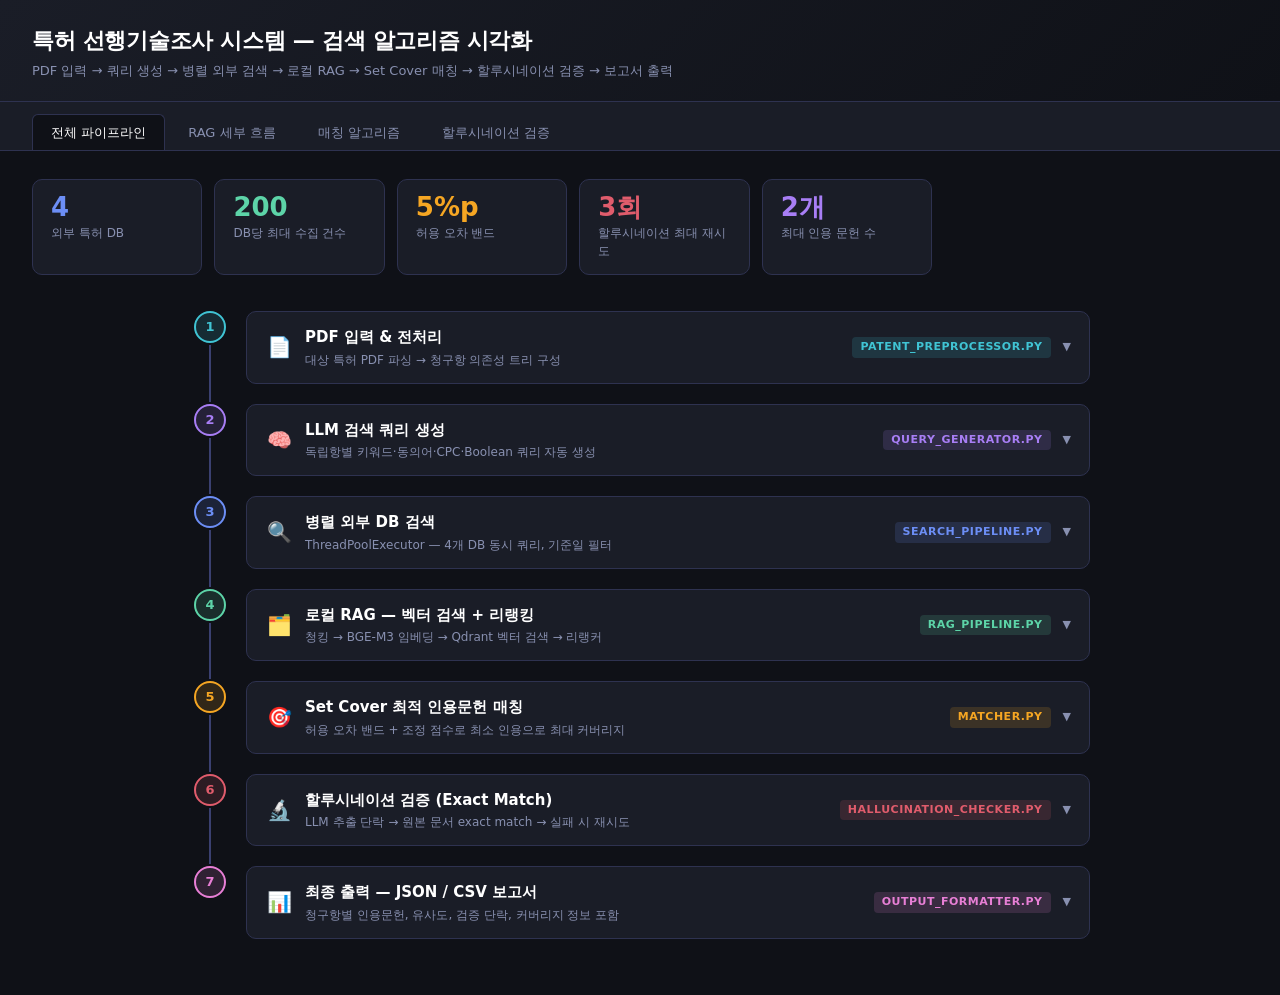
<file: algorithm_viz.html>
<!DOCTYPE html>
<html lang="ko">
<head>
<meta charset="UTF-8">
<meta name="viewport" content="width=device-width, initial-scale=1.0">
<title>특허 선행기술조사 시스템 — 검색 알고리즘 시각화</title>
<style>
  :root {
    --bg: #0f1117;
    --surface: #1a1d27;
    --surface2: #222536;
    --border: #2e3250;
    --accent1: #6c8ef5;  /* blue — external search */
    --accent2: #5dd4a8;  /* green — RAG */
    --accent3: #f5a623;  /* orange — matching */
    --accent4: #e05c6c;  /* red — validation */
    --accent5: #a87ef5;  /* purple — LLM */
    --text: #e0e4f0;
    --text-dim: #8890b0;
    --text-bright: #ffffff;
    --line: #3a4070;
  }

  * { box-sizing: border-box; margin: 0; padding: 0; }

  body {
    background: var(--bg);
    color: var(--text);
    font-family: 'Segoe UI', system-ui, sans-serif;
    font-size: 14px;
    line-height: 1.5;
  }

  /* ── Layout ── */
  .page-header {
    background: linear-gradient(135deg, #1a1d27 0%, #0f1117 100%);
    border-bottom: 1px solid var(--border);
    padding: 24px 32px 20px;
  }

  .page-header h1 {
    font-size: 22px;
    font-weight: 700;
    color: var(--text-bright);
    letter-spacing: -0.3px;
  }

  .page-header p {
    color: var(--text-dim);
    margin-top: 4px;
    font-size: 13px;
  }

  .tabs {
    display: flex;
    gap: 4px;
    padding: 12px 32px 0;
    border-bottom: 1px solid var(--border);
    background: var(--surface);
  }

  .tab {
    padding: 8px 18px;
    border-radius: 6px 6px 0 0;
    cursor: pointer;
    color: var(--text-dim);
    font-size: 13px;
    font-weight: 500;
    border: 1px solid transparent;
    border-bottom: none;
    transition: all 0.15s;
  }

  .tab:hover { color: var(--text); background: var(--surface2); }

  .tab.active {
    color: var(--text-bright);
    background: var(--bg);
    border-color: var(--border);
  }

  .tab-content { display: none; padding: 28px 32px; }
  .tab-content.active { display: block; }

  /* ── Pipeline Flow ── */
  .pipeline {
    display: flex;
    flex-direction: column;
    gap: 0;
    align-items: center;
    padding: 8px 0;
  }

  .stage {
    width: 100%;
    max-width: 900px;
    display: flex;
    align-items: stretch;
    gap: 0;
    position: relative;
  }

  .stage-number {
    width: 40px;
    display: flex;
    flex-direction: column;
    align-items: center;
    flex-shrink: 0;
  }

  .stage-dot {
    width: 32px;
    height: 32px;
    border-radius: 50%;
    display: flex;
    align-items: center;
    justify-content: center;
    font-size: 13px;
    font-weight: 700;
    flex-shrink: 0;
    z-index: 1;
  }

  .stage-line {
    width: 2px;
    flex: 1;
    margin: 2px 0;
    min-height: 20px;
    background: var(--line);
  }

  .stage-body {
    flex: 1;
    margin-left: 16px;
    margin-bottom: 20px;
    border-radius: 10px;
    border: 1px solid var(--border);
    background: var(--surface);
    overflow: hidden;
    cursor: pointer;
    transition: border-color 0.2s, box-shadow 0.2s;
  }

  .stage-body:hover {
    box-shadow: 0 0 0 1px rgba(108,142,245,0.3);
  }

  .stage-header {
    display: flex;
    align-items: center;
    gap: 12px;
    padding: 14px 18px;
  }

  .stage-icon {
    font-size: 20px;
    width: 28px;
    text-align: center;
    flex-shrink: 0;
  }

  .stage-title {
    flex: 1;
  }

  .stage-title h3 {
    font-size: 15px;
    font-weight: 600;
    color: var(--text-bright);
  }

  .stage-title p {
    font-size: 12px;
    color: var(--text-dim);
    margin-top: 2px;
  }

  .stage-tag {
    font-size: 11px;
    padding: 2px 8px;
    border-radius: 4px;
    font-weight: 600;
    text-transform: uppercase;
    letter-spacing: 0.5px;
  }

  .stage-toggle {
    color: var(--text-dim);
    font-size: 11px;
    transition: transform 0.2s;
  }

  .stage-detail {
    display: none;
    padding: 0 18px 16px;
    border-top: 1px solid var(--border);
  }

  .stage-detail.open {
    display: block;
  }

  .stage-toggle.open {
    transform: rotate(180deg);
  }

  /* ── Detail content ── */
  .detail-grid {
    display: grid;
    grid-template-columns: repeat(auto-fit, minmax(240px, 1fr));
    gap: 12px;
    padding-top: 14px;
  }

  .detail-card {
    background: var(--surface2);
    border: 1px solid var(--border);
    border-radius: 8px;
    padding: 12px 14px;
  }

  .detail-card h4 {
    font-size: 12px;
    font-weight: 600;
    text-transform: uppercase;
    letter-spacing: 0.5px;
    margin-bottom: 8px;
  }

  .detail-card ul {
    list-style: none;
    font-size: 12px;
    color: var(--text-dim);
    display: flex;
    flex-direction: column;
    gap: 4px;
  }

  .detail-card ul li::before {
    content: '›  ';
    color: var(--text-dim);
  }

  .detail-card li span {
    color: var(--text);
    font-weight: 500;
  }

  /* ── Parallel search boxes ── */
  .parallel-row {
    display: flex;
    gap: 10px;
    padding-top: 14px;
    flex-wrap: wrap;
  }

  .db-box {
    flex: 1;
    min-width: 160px;
    border-radius: 8px;
    padding: 12px;
    border: 1px solid;
  }

  .db-box .db-name {
    font-size: 13px;
    font-weight: 700;
    margin-bottom: 6px;
  }

  .db-box .db-info {
    font-size: 11px;
    color: var(--text-dim);
    line-height: 1.6;
  }

  .db-box .db-badge {
    display: inline-block;
    font-size: 10px;
    padding: 1px 6px;
    border-radius: 3px;
    font-weight: 600;
    margin-top: 6px;
  }

  /* ── Color themes per stage ── */
  .color-blue  { --c: var(--accent1); }
  .color-green { --c: var(--accent2); }
  .color-orange{ --c: var(--accent3); }
  .color-red   { --c: var(--accent4); }
  .color-purple{ --c: var(--accent5); }
  .color-teal  { --c: #40c4d4; }
  .color-pink  { --c: #e87fd6; }

  .stage-dot.color-blue   { background: rgba(108,142,245,0.15); color: var(--accent1); border: 2px solid var(--accent1); }
  .stage-dot.color-green  { background: rgba(93,212,168,0.15);  color: var(--accent2); border: 2px solid var(--accent2); }
  .stage-dot.color-orange { background: rgba(245,166,35,0.15);  color: var(--accent3); border: 2px solid var(--accent3); }
  .stage-dot.color-red    { background: rgba(224,92,108,0.15);  color: var(--accent4); border: 2px solid var(--accent4); }
  .stage-dot.color-purple { background: rgba(168,126,245,0.15); color: var(--accent5); border: 2px solid var(--accent5); }
  .stage-dot.color-teal   { background: rgba(64,196,212,0.15);  color: #40c4d4;        border: 2px solid #40c4d4; }
  .stage-dot.color-pink   { background: rgba(232,127,214,0.15); color: #e87fd6;        border: 2px solid #e87fd6; }

  .stage-tag.color-blue   { background: rgba(108,142,245,0.15); color: var(--accent1); }
  .stage-tag.color-green  { background: rgba(93,212,168,0.15);  color: var(--accent2); }
  .stage-tag.color-orange { background: rgba(245,166,35,0.15);  color: var(--accent3); }
  .stage-tag.color-red    { background: rgba(224,92,108,0.15);  color: var(--accent4); }
  .stage-tag.color-purple { background: rgba(168,126,245,0.15); color: var(--accent5); }
  .stage-tag.color-teal   { background: rgba(64,196,212,0.15);  color: #40c4d4; }
  .stage-tag.color-pink   { background: rgba(232,127,214,0.15); color: #e87fd6; }

  .detail-card h4.color-blue   { color: var(--accent1); }
  .detail-card h4.color-green  { color: var(--accent2); }
  .detail-card h4.color-orange { color: var(--accent3); }
  .detail-card h4.color-red    { color: var(--accent4); }
  .detail-card h4.color-purple { color: var(--accent5); }
  .detail-card h4.color-teal   { color: #40c4d4; }
  .detail-card h4.color-pink   { color: #e87fd6; }

  .db-box.kipris  { border-color: rgba(108,142,245,0.4); background: rgba(108,142,245,0.05); }
  .db-box.epo     { border-color: rgba(64,196,212,0.4);  background: rgba(64,196,212,0.05); }
  .db-box.openalex{ border-color: rgba(93,212,168,0.4);  background: rgba(93,212,168,0.05); }
  .db-box.gemini  { border-color: rgba(245,166,35,0.4);  background: rgba(245,166,35,0.05); }

  .db-box.kipris  .db-name { color: var(--accent1); }
  .db-box.epo     .db-name { color: #40c4d4; }
  .db-box.openalex.db-name { color: var(--accent2); }
  .db-box.gemini  .db-name { color: var(--accent3); }

  .db-box.kipris  .db-badge { background: rgba(108,142,245,0.2); color: var(--accent1); }
  .db-box.epo     .db-badge { background: rgba(64,196,212,0.2);  color: #40c4d4; }
  .db-box.openalex.db-badge { background: rgba(93,212,168,0.2);  color: var(--accent2); }
  .db-box.gemini  .db-badge { background: rgba(245,166,35,0.2);  color: var(--accent3); }

  /* ── Algorithm tab ── */
  .algo-section {
    max-width: 900px;
    margin: 0 auto 32px;
  }

  .algo-section h2 {
    font-size: 17px;
    font-weight: 700;
    color: var(--text-bright);
    margin-bottom: 16px;
    padding-bottom: 8px;
    border-bottom: 1px solid var(--border);
    display: flex;
    align-items: center;
    gap: 10px;
  }

  /* Set Cover visualization */
  .set-cover-demo {
    background: var(--surface);
    border: 1px solid var(--border);
    border-radius: 10px;
    padding: 20px;
  }

  .sc-claims {
    display: flex;
    gap: 8px;
    flex-wrap: wrap;
    margin-bottom: 20px;
  }

  .claim-chip {
    padding: 6px 12px;
    border-radius: 20px;
    font-size: 12px;
    font-weight: 600;
    border: 2px solid;
    transition: all 0.3s;
  }

  .claim-chip.independent {
    border-color: var(--accent1);
    color: var(--accent1);
    background: rgba(108,142,245,0.1);
  }

  .claim-chip.dependent {
    border-color: var(--border);
    color: var(--text-dim);
    background: transparent;
  }

  .claim-chip.covered {
    border-color: var(--accent2);
    color: var(--accent2);
    background: rgba(93,212,168,0.1);
  }

  .sc-docs {
    display: grid;
    grid-template-columns: repeat(auto-fit, minmax(200px, 1fr));
    gap: 12px;
    margin-bottom: 20px;
  }

  .doc-card {
    background: var(--surface2);
    border: 2px solid var(--border);
    border-radius: 8px;
    padding: 12px;
    transition: all 0.3s;
    cursor: pointer;
  }

  .doc-card.selected {
    border-color: var(--accent3);
    box-shadow: 0 0 12px rgba(245,166,35,0.2);
  }

  .doc-card .doc-id {
    font-size: 13px;
    font-weight: 700;
    color: var(--text-bright);
    margin-bottom: 6px;
  }

  .doc-card .doc-score {
    font-size: 11px;
    color: var(--text-dim);
    margin-bottom: 8px;
  }

  .doc-card .doc-covers {
    display: flex;
    gap: 4px;
    flex-wrap: wrap;
  }

  .mini-claim {
    width: 22px;
    height: 22px;
    border-radius: 50%;
    font-size: 10px;
    font-weight: 700;
    display: flex;
    align-items: center;
    justify-content: center;
    background: var(--surface);
    border: 1px solid var(--border);
    color: var(--text-dim);
    transition: all 0.3s;
  }

  .mini-claim.hit {
    background: rgba(93,212,168,0.2);
    border-color: var(--accent2);
    color: var(--accent2);
  }

  .score-bar-wrap {
    margin: 8px 0 4px;
    display: flex;
    align-items: center;
    gap: 8px;
  }

  .score-bar {
    flex: 1;
    height: 5px;
    background: var(--border);
    border-radius: 3px;
    overflow: hidden;
  }

  .score-fill {
    height: 100%;
    border-radius: 3px;
    transition: width 0.5s ease;
  }

  /* Band visualization */
  .band-viz {
    background: var(--surface);
    border: 1px solid var(--border);
    border-radius: 10px;
    padding: 20px;
    position: relative;
  }

  .band-axis {
    position: relative;
    height: 60px;
    margin: 20px 0 40px;
  }

  .band-line {
    position: absolute;
    top: 30px;
    left: 5%;
    right: 5%;
    height: 3px;
    background: var(--border);
    border-radius: 2px;
  }

  .band-range {
    position: absolute;
    top: 22px;
    height: 19px;
    border-radius: 4px;
    background: rgba(245,166,35,0.15);
    border: 1px dashed rgba(245,166,35,0.6);
    transition: all 0.5s;
  }

  .band-doc {
    position: absolute;
    top: 15px;
    width: 32px;
    height: 32px;
    margin-left: -16px;
    border-radius: 50%;
    display: flex;
    align-items: center;
    justify-content: center;
    font-size: 11px;
    font-weight: 700;
    cursor: pointer;
    transition: all 0.3s;
    z-index: 1;
  }

  .band-label {
    position: absolute;
    top: 52px;
    font-size: 10px;
    color: var(--text-dim);
    transform: translateX(-50%);
    white-space: nowrap;
  }

  .band-bracket {
    position: absolute;
    top: 0;
    font-size: 11px;
    white-space: nowrap;
  }

  /* Hallucination checker */
  .hc-demo {
    background: var(--surface);
    border: 1px solid var(--border);
    border-radius: 10px;
    padding: 20px;
  }

  .hc-flow {
    display: flex;
    align-items: center;
    gap: 8px;
    flex-wrap: wrap;
    margin-bottom: 16px;
  }

  .hc-step {
    background: var(--surface2);
    border: 1px solid var(--border);
    border-radius: 6px;
    padding: 8px 14px;
    font-size: 12px;
    text-align: center;
    flex: 1;
    min-width: 100px;
  }

  .hc-step .step-label {
    color: var(--text-dim);
    font-size: 10px;
    text-transform: uppercase;
    letter-spacing: 0.5px;
    margin-bottom: 4px;
  }

  .hc-arrow {
    color: var(--text-dim);
    font-size: 16px;
    flex-shrink: 0;
  }

  .hc-verdict {
    display: inline-flex;
    align-items: center;
    gap: 6px;
    padding: 6px 14px;
    border-radius: 20px;
    font-size: 13px;
    font-weight: 600;
    margin-top: 8px;
  }

  .hc-verdict.pass {
    background: rgba(93,212,168,0.15);
    color: var(--accent2);
    border: 1px solid rgba(93,212,168,0.4);
  }

  .hc-verdict.fail {
    background: rgba(224,92,108,0.15);
    color: var(--accent4);
    border: 1px solid rgba(224,92,108,0.4);
  }

  .highlight-text {
    background: rgba(93,212,168,0.2);
    color: var(--accent2);
    padding: 1px 3px;
    border-radius: 3px;
    font-weight: 600;
  }

  /* ── RAG tab ── */
  .rag-pipeline {
    display: flex;
    gap: 0;
    align-items: stretch;
    max-width: 900px;
    overflow-x: auto;
    padding-bottom: 4px;
  }

  .rag-step {
    flex: 1;
    min-width: 140px;
    text-align: center;
  }

  .rag-box {
    background: var(--surface);
    border: 1px solid var(--border);
    border-radius: 10px;
    padding: 16px 12px;
    height: 100%;
    display: flex;
    flex-direction: column;
    align-items: center;
    gap: 8px;
    transition: border-color 0.2s;
    cursor: default;
  }

  .rag-box:hover { border-color: var(--accent2); }

  .rag-icon { font-size: 24px; }
  .rag-title { font-size: 13px; font-weight: 600; color: var(--text-bright); }
  .rag-sub { font-size: 11px; color: var(--text-dim); text-align: center; }

  .rag-arrow {
    display: flex;
    align-items: center;
    padding: 0 6px;
    color: var(--text-dim);
    font-size: 18px;
    flex-shrink: 0;
    margin-top: -20px;
  }

  /* ── Stats ── */
  .stats-row {
    display: flex;
    gap: 12px;
    flex-wrap: wrap;
    margin-bottom: 28px;
    max-width: 900px;
  }

  .stat-card {
    flex: 1;
    min-width: 140px;
    background: var(--surface);
    border: 1px solid var(--border);
    border-radius: 10px;
    padding: 14px 18px;
  }

  .stat-value {
    font-size: 26px;
    font-weight: 700;
    color: var(--text-bright);
    line-height: 1;
    margin-bottom: 4px;
  }

  .stat-label {
    font-size: 12px;
    color: var(--text-dim);
  }

  /* ── Code snippets ── */
  .code-block {
    background: #0a0c14;
    border: 1px solid var(--border);
    border-radius: 8px;
    padding: 14px 16px;
    font-family: 'Cascadia Code', 'Consolas', monospace;
    font-size: 12px;
    line-height: 1.7;
    overflow-x: auto;
    margin: 10px 0;
  }

  .kw { color: #c792ea; }
  .fn { color: #82aaff; }
  .str{ color: #c3e88d; }
  .cm { color: #546e7a; font-style: italic; }
  .num{ color: #f78c6c; }
  .op { color: var(--text-dim); }

  /* Interactive buttons */
  .btn {
    display: inline-flex;
    align-items: center;
    gap: 6px;
    padding: 7px 16px;
    border-radius: 6px;
    font-size: 12px;
    font-weight: 600;
    cursor: pointer;
    border: 1px solid;
    transition: all 0.15s;
    background: transparent;
  }

  .btn-blue  { border-color: var(--accent1); color: var(--accent1); }
  .btn-green { border-color: var(--accent2); color: var(--accent2); }
  .btn-orange{ border-color: var(--accent3); color: var(--accent3); }

  .btn:hover { filter: brightness(1.2); transform: translateY(-1px); }
  .btn:active{ transform: translateY(0); }

  /* Animation pulse */
  @keyframes pulse {
    0%, 100% { opacity: 1; }
    50% { opacity: 0.4; }
  }

  .pulse { animation: pulse 2s infinite; }

  @keyframes flowRight {
    0% { transform: translateX(-4px); opacity: 0; }
    100% { transform: translateX(0); opacity: 1; }
  }

  .flow-anim { animation: flowRight 0.4s ease; }

  /* Dependency tree */
  .dep-tree {
    background: var(--surface);
    border: 1px solid var(--border);
    border-radius: 10px;
    padding: 20px;
    font-family: monospace;
    font-size: 13px;
  }

  .tree-node {
    display: flex;
    align-items: center;
    gap: 8px;
    padding: 5px 0;
  }

  .tree-indent { color: var(--line); }

  .node-badge {
    padding: 2px 8px;
    border-radius: 4px;
    font-size: 11px;
    font-weight: 600;
  }

  .node-badge.ind {
    background: rgba(108,142,245,0.15);
    color: var(--accent1);
    border: 1px solid rgba(108,142,245,0.3);
  }

  .node-badge.dep {
    background: rgba(64,196,212,0.1);
    color: #40c4d4;
    border: 1px solid rgba(64,196,212,0.2);
  }

  .node-text {
    color: var(--text-dim);
    font-size: 12px;
  }

  /* Scrollbar */
  ::-webkit-scrollbar { width: 6px; height: 6px; }
  ::-webkit-scrollbar-track { background: var(--bg); }
  ::-webkit-scrollbar-thumb { background: var(--border); border-radius: 3px; }
</style>
</head>
<body>

<div class="page-header">
  <h1>특허 선행기술조사 시스템 — 검색 알고리즘 시각화</h1>
  <p>PDF 입력 → 쿼리 생성 → 병렬 외부 검색 → 로컬 RAG → Set Cover 매칭 → 할루시네이션 검증 → 보고서 출력</p>
</div>

<div class="tabs">
  <div class="tab active" onclick="switchTab('pipeline')">전체 파이프라인</div>
  <div class="tab" onclick="switchTab('rag')">RAG 세부 흐름</div>
  <div class="tab" onclick="switchTab('matching')">매칭 알고리즘</div>
  <div class="tab" onclick="switchTab('hallucination')">할루시네이션 검증</div>
</div>

<!-- ════════════════════════════════════════════
     TAB 1: 전체 파이프라인
═════════════════════════════════════════════ -->
<div id="tab-pipeline" class="tab-content active">
  <div class="stats-row">
    <div class="stat-card">
      <div class="stat-value" style="color: var(--accent1)">4</div>
      <div class="stat-label">외부 특허 DB</div>
    </div>
    <div class="stat-card">
      <div class="stat-value" style="color: var(--accent2)">200</div>
      <div class="stat-label">DB당 최대 수집 건수</div>
    </div>
    <div class="stat-card">
      <div class="stat-value" style="color: var(--accent3)">5%p</div>
      <div class="stat-label">허용 오차 밴드</div>
    </div>
    <div class="stat-card">
      <div class="stat-value" style="color: var(--accent4)">3회</div>
      <div class="stat-label">할루시네이션 최대 재시도</div>
    </div>
    <div class="stat-card">
      <div class="stat-value" style="color: var(--accent5)">2개</div>
      <div class="stat-label">최대 인용 문헌 수</div>
    </div>
  </div>

  <div class="pipeline">

    <!-- Stage 1: PDF 입력 -->
    <div class="stage">
      <div class="stage-number">
        <div class="stage-dot color-teal">1</div>
        <div class="stage-line"></div>
      </div>
      <div class="stage-body" onclick="toggleDetail(this)">
        <div class="stage-header">
          <div class="stage-icon">📄</div>
          <div class="stage-title">
            <h3>PDF 입력 &amp; 전처리</h3>
            <p>대상 특허 PDF 파싱 → 청구항 의존성 트리 구성</p>
          </div>
          <span class="stage-tag color-teal">patent_preprocessor.py</span>
          <span class="stage-toggle">▼</span>
        </div>
        <div class="stage-detail">
          <div class="detail-grid">
            <div class="detail-card">
              <h4 class="color-teal">추출 정보</h4>
              <ul>
                <li>특허번호, IPC/CPC 코드</li>
                <li>우선권 주장일 → <span>기준일(cut-off)</span> 결정</li>
                <li>청구항 전문 (독립항 + 종속항)</li>
                <li>요약서, 상세한 설명</li>
              </ul>
            </div>
            <div class="detail-card">
              <h4 class="color-teal">청구항 의존성 트리</h4>
              <div class="dep-tree" style="margin-top:8px;">
                <div class="tree-node"><span class="node-badge ind">독립항</span><span>청구항 1</span></div>
                <div class="tree-node"><span class="tree-indent">├── </span><span class="node-badge dep">종속항</span><span>청구항 2 (→1)</span></div>
                <div class="tree-node"><span class="tree-indent">├── </span><span class="node-badge dep">종속항</span><span>청구항 3 (→1)</span></div>
                <div class="tree-node"><span class="tree-indent">│   └── </span><span class="node-badge dep">종속항</span><span>청구항 4 (→3)</span></div>
                <div class="tree-node"><span class="node-badge ind">독립항</span><span>청구항 5</span></div>
              </div>
            </div>
            <div class="detail-card">
              <h4 class="color-teal">기준일(cut-off) 결정 로직</h4>
              <ul>
                <li>1순위: <span>우선권 주장일</span></li>
                <li>2순위: <span>출원일</span></li>
                <li>기준일 이전 문헌만 선행기술로 인정</li>
                <li>각 외부 DB 검색 필터로 전달</li>
              </ul>
            </div>
          </div>
        </div>
      </div>
    </div>

    <!-- Stage 2: LLM 쿼리 생성 -->
    <div class="stage">
      <div class="stage-number">
        <div class="stage-dot color-purple">2</div>
        <div class="stage-line"></div>
      </div>
      <div class="stage-body" onclick="toggleDetail(this)">
        <div class="stage-header">
          <div class="stage-icon">🧠</div>
          <div class="stage-title">
            <h3>LLM 검색 쿼리 생성</h3>
            <p>독립항별 키워드·동의어·CPC·Boolean 쿼리 자동 생성</p>
          </div>
          <span class="stage-tag color-purple">query_generator.py</span>
          <span class="stage-toggle">▼</span>
        </div>
        <div class="stage-detail">
          <div class="detail-grid">
            <div class="detail-card">
              <h4 class="color-purple">입력 / 출력</h4>
              <ul>
                <li>입력: <span>독립항 텍스트</span> (최대 1,500자)</li>
                <li>입력: <span>기준일</span> (cut-off)</li>
                <li>출력: <span>keywords</span> (3~5개)</li>
                <li>출력: <span>synonyms</span> (동의어 매핑)</li>
                <li>출력: <span>cpc_codes</span> (IPC 분류)</li>
                <li>출력: <span>boolean_query</span></li>
              </ul>
            </div>
            <div class="detail-card">
              <h4 class="color-purple">LLM 라우터</h4>
              <ul>
                <li>기본 에이전트: <span>claude-opus-4-7</span></li>
                <li>API 키 있으면 직접 API 호출</li>
                <li>없으면 CLI subprocess fallback</li>
                <li>지원: codex / claude / gemini / openai</li>
              </ul>
            </div>
            <div class="detail-card">
              <h4 class="color-purple">Boolean 쿼리 예시</h4>
              <div class="code-block">(배터리 OR battery OR <span class="str">전지</span>) AND<br>(열관리 OR <span class="str">thermal management</span>) AND<br>(냉각 OR cooling) NOT<br>연료전지</div>
            </div>
          </div>
        </div>
      </div>
    </div>

    <!-- Stage 3: 병렬 외부 DB 검색 -->
    <div class="stage">
      <div class="stage-number">
        <div class="stage-dot color-blue">3</div>
        <div class="stage-line"></div>
      </div>
      <div class="stage-body" onclick="toggleDetail(this)">
        <div class="stage-header">
          <div class="stage-icon">🔍</div>
          <div class="stage-title">
            <h3>병렬 외부 DB 검색</h3>
            <p>ThreadPoolExecutor — 4개 DB 동시 쿼리, 기준일 필터</p>
          </div>
          <span class="stage-tag color-blue">search_pipeline.py</span>
          <span class="stage-toggle">▼</span>
        </div>
        <div class="stage-detail">
          <div class="parallel-row">
            <div class="db-box kipris">
              <div class="db-name">KIPRIS</div>
              <div class="db-info">한국 특허청 공식 API<br>Boolean 쿼리 지원<br>API 키 필요</div>
              <span class="db-badge">kipris_provider.py</span>
            </div>
            <div class="db-box epo">
              <div class="db-name">EPO OPS</div>
              <div class="db-info">유럽 특허청 Espacenet<br>CPC 코드 검색 지원<br>OAuth 인증</div>
              <span class="db-badge">epo_provider.py</span>
            </div>
            <div class="db-box openalex">
              <div class="db-name">OpenAlex</div>
              <div class="db-info">학술 문헌 전용<br>무료 오픈 API<br>키워드 검색</div>
              <span class="db-badge">openalex_provider.py</span>
            </div>
            <div class="db-box gemini">
              <div class="db-name">Gemini Search</div>
              <div class="db-info">Google Patents 웹 검색<br>청구항 전문 입력<br>LLM 기반 결과 해석</div>
              <span class="db-badge">gemini_search_provider.py</span>
            </div>
          </div>
          <div class="detail-grid" style="margin-top:12px;">
            <div class="detail-card">
              <h4 class="color-blue">병렬 처리 방식</h4>
              <div class="code-block"><span class="kw">with</span> <span class="fn">ThreadPoolExecutor</span>(max_workers=<span class="num">4</span>) <span class="kw">as</span> ex:<br>  futures = {ex.<span class="fn">submit</span>(fetch, db): db<br>             <span class="kw">for</span> db <span class="kw">in</span> all_dbs}<br>  <span class="kw">for</span> f <span class="kw">in</span> <span class="fn">as_completed</span>(futures):<br>    db, hits = f.<span class="fn">result</span>()</div>
            </div>
            <div class="detail-card">
              <h4 class="color-blue">쿼리 포맷 분기</h4>
              <ul>
                <li>KIPRIS / EPO: <span>Boolean 쿼리</span> 사용</li>
                <li>OpenAlex: <span>단순 키워드</span> 나열</li>
                <li>Gemini: <span>청구항 전문</span> 그대로 전달</li>
                <li>기준일 컷오프 필터 전달</li>
              </ul>
            </div>
            <div class="detail-card">
              <h4 class="color-blue">결과 수집 &amp; 캐싱</h4>
              <ul>
                <li>DB당 최대 <span>200건</span> 수집</li>
                <li>수집 즉시 <span>DocumentCache</span> 저장</li>
                <li>중복 문서 자동 식별 (pub_number)</li>
                <li>오류 시 해당 DB만 skip (타 DB 계속)</li>
              </ul>
            </div>
          </div>
        </div>
      </div>
    </div>

    <!-- Stage 4: 로컬 RAG -->
    <div class="stage">
      <div class="stage-number">
        <div class="stage-dot color-green">4</div>
        <div class="stage-line"></div>
      </div>
      <div class="stage-body" onclick="toggleDetail(this)">
        <div class="stage-header">
          <div class="stage-icon">🗂️</div>
          <div class="stage-title">
            <h3>로컬 RAG — 벡터 검색 + 리랭킹</h3>
            <p>청킹 → BGE-M3 임베딩 → Qdrant 벡터 검색 → 리랭커</p>
          </div>
          <span class="stage-tag color-green">rag_pipeline.py</span>
          <span class="stage-toggle">▼</span>
        </div>
        <div class="stage-detail">
          <div class="detail-grid">
            <div class="detail-card">
              <h4 class="color-green">청킹 전략</h4>
              <ul>
                <li>청크 크기: <span>512 tokens</span>, 중복 64</li>
                <li>chunk_type: abstract / summary</li>
                <li>chunk_type: <span>claim</span> / independent_claim</li>
                <li>RecursiveCharacterTextSplitter</li>
              </ul>
            </div>
            <div class="detail-card">
              <h4 class="color-green">임베딩 모델</h4>
              <ul>
                <li>모델: <span>BAAI/bge-m3</span></li>
                <li>Dimension: <span>1024</span></li>
                <li>한국어·영어 동시 지원 (다국어)</li>
                <li>sentence-transformers 기반</li>
              </ul>
            </div>
            <div class="detail-card">
              <h4 class="color-green">검색 &amp; 리랭킹</h4>
              <ul>
                <li>벡터 후보: top <span>50개</span> 추출</li>
                <li>리랭커: <span>bge-reranker-v2-m3</span></li>
                <li>최종 반환: top <span>10개</span> (기본)</li>
                <li>벡터 DB: <span>Qdrant</span> (로컬 embedded)</li>
              </ul>
            </div>
          </div>
        </div>
      </div>
    </div>

    <!-- Stage 5: Set Cover 매칭 -->
    <div class="stage">
      <div class="stage-number">
        <div class="stage-dot color-orange">5</div>
        <div class="stage-line"></div>
      </div>
      <div class="stage-body" onclick="toggleDetail(this)">
        <div class="stage-header">
          <div class="stage-icon">🎯</div>
          <div class="stage-title">
            <h3>Set Cover 최적 인용문헌 매칭</h3>
            <p>허용 오차 밴드 + 조정 점수로 최소 인용으로 최대 커버리지</p>
          </div>
          <span class="stage-tag color-orange">matcher.py</span>
          <span class="stage-toggle">▼</span>
        </div>
        <div class="stage-detail">
          <div class="detail-grid">
            <div class="detail-card">
              <h4 class="color-orange">조정 점수 공식</h4>
              <div class="code-block">adjusted_score =<br>  <span class="num">0.6</span> × similarity_score +<br>  <span class="num">0.4</span> × (covered_claims / total_claims)</div>
              <ul style="margin-top:8px;">
                <li>w_score=<span>0.6</span>  (유사도 가중치)</li>
                <li>w_coverage=<span>0.4</span> (커버리지 가중치)</li>
                <li>더 많은 청구항 커버 → 우선 선택</li>
              </ul>
            </div>
            <div class="detail-card">
              <h4 class="color-orange">매칭 순서</h4>
              <ul>
                <li><span>①</span> 독립항 → primary ref 1개 선택</li>
                <li><span>②</span> 종속항 → primary ref 재사용 우선</li>
                <li><span>③</span> primary가 커버 못하면 secondary 탐색</li>
                <li><span>④</span> 최대 인용 수: <span>2개</span> (예외 3개)</li>
              </ul>
            </div>
            <div class="detail-card">
              <h4 class="color-orange">재사용 우선 원칙</h4>
              <ul>
                <li>종속항도 부모의 primary ref가<br>커버하면 → 별도 문헌 추가 안함</li>
                <li><span>누더기 거절</span> 방지 효과</li>
                <li>root 독립항 탐색: 부모 체인 traverse</li>
              </ul>
            </div>
          </div>
        </div>
      </div>
    </div>

    <!-- Stage 6: 할루시네이션 검증 -->
    <div class="stage">
      <div class="stage-number">
        <div class="stage-dot color-red">6</div>
        <div class="stage-line"></div>
      </div>
      <div class="stage-body" onclick="toggleDetail(this)">
        <div class="stage-header">
          <div class="stage-icon">🔬</div>
          <div class="stage-title">
            <h3>할루시네이션 검증 (Exact Match)</h3>
            <p>LLM 추출 단락 → 원본 문서 exact match → 실패 시 재시도</p>
          </div>
          <span class="stage-tag color-red">hallucination_checker.py</span>
          <span class="stage-toggle">▼</span>
        </div>
        <div class="stage-detail">
          <div class="detail-grid">
            <div class="detail-card">
              <h4 class="color-red">검증 로직</h4>
              <div class="code-block"><span class="kw">def</span> <span class="fn">_exact_match</span>(paragraph, doc_text):<br>  <span class="kw">return</span> <span class="fn">bool</span>(paragraph) <span class="kw">and</span> \<br>         paragraph.<span class="fn">strip</span>() <span class="kw">in</span> doc_text</div>
              <ul style="margin-top:8px;">
                <li>Python <span>in</span> 연산자로 단순 포함 검사</li>
                <li>공백 trim 후 비교</li>
              </ul>
            </div>
            <div class="detail-card">
              <h4 class="color-red">재시도 전략</h4>
              <ul>
                <li>최대 <span>3회</span> 재시도</li>
                <li>1회: 일반 추출 프롬프트</li>
                <li>2~3회: "실패 알림" 포함 재추출 프롬프트</li>
                <li>최종 실패 시: <span>paragraph_verified=False</span></li>
                <li>문서 텍스트 최대 <span>4,000자</span> 사용</li>
              </ul>
            </div>
            <div class="detail-card">
              <h4 class="color-red">no-llm 모드</h4>
              <ul>
                <li><span>verify_only()</span> 메서드 사용</li>
                <li>LLM 호출 없이 기존 단락만 검증</li>
                <li>비용 절감용 fallback</li>
              </ul>
            </div>
          </div>
        </div>
      </div>
    </div>

    <!-- Stage 7: 출력 -->
    <div class="stage">
      <div class="stage-number">
        <div class="stage-dot color-pink">7</div>
      </div>
      <div class="stage-body" onclick="toggleDetail(this)">
        <div class="stage-header">
          <div class="stage-icon">📊</div>
          <div class="stage-title">
            <h3>최종 출력 — JSON / CSV 보고서</h3>
            <p>청구항별 인용문헌, 유사도, 검증 단락, 커버리지 정보 포함</p>
          </div>
          <span class="stage-tag color-pink">output_formatter.py</span>
          <span class="stage-toggle">▼</span>
        </div>
        <div class="stage-detail">
          <div class="detail-grid">
            <div class="detail-card">
              <h4 class="color-pink">JSON 출력 구조</h4>
              <div class="code-block">{<br>  <span class="str">"claim_number"</span>: <span class="num">1</span>,<br>  <span class="str">"is_independent"</span>: <span class="kw">true</span>,<br>  <span class="str">"primary_ref"</span>: {<br>    <span class="str">"doc_id"</span>: <span class="str">"KR10-2023-..."</span>,<br>    <span class="str">"similarity_score"</span>: <span class="num">0.87</span>,<br>    <span class="str">"matched_paragraph"</span>: <span class="str">"..."</span>,<br>    <span class="str">"paragraph_verified"</span>: <span class="kw">true</span><br>  }<br>}</div>
            </div>
            <div class="detail-card">
              <h4 class="color-pink">다운스트림 활용</h4>
              <ul>
                <li>거절이유 보고서 생성 프로그램의 <span>직접 입력값</span></li>
                <li>청구항 번호 → 선행문헌 1:1 매핑</li>
                <li>verified 단락 → 근거 인용문 자동화</li>
                <li>CSV: 스프레드시트 검토용</li>
              </ul>
            </div>
          </div>
        </div>
      </div>
    </div>

  </div>
</div>


<!-- ════════════════════════════════════════════
     TAB 2: RAG 세부 흐름
═════════════════════════════════════════════ -->
<div id="tab-rag" class="tab-content">
  <div class="algo-section">
    <h2><span style="color:var(--accent2)">■</span> RAG 파이프라인 세부 흐름</h2>

    <div style="overflow-x:auto; padding-bottom:8px; margin-bottom:28px;">
      <div style="display:flex; align-items:stretch; gap:0; min-width:700px;">

        <div style="flex:1; text-align:center;">
          <div class="rag-box">
            <div class="rag-icon">📋</div>
            <div class="rag-title">검색 결과 입력</div>
            <div class="rag-sub">외부 DB에서 수집된<br>SearchResult 목록</div>
            <div style="margin-top:8px;font-size:11px;color:var(--accent2);">200건/DB × 4DB</div>
          </div>
        </div>

        <div class="rag-arrow">→</div>

        <div style="flex:1; text-align:center;">
          <div class="rag-box">
            <div class="rag-icon">✂️</div>
            <div class="rag-title">청킹</div>
            <div class="rag-sub">512 token 단위<br>64 token 중복<br>청크 타입 분류</div>
          </div>
        </div>

        <div class="rag-arrow">→</div>

        <div style="flex:1; text-align:center;">
          <div class="rag-box">
            <div class="rag-icon">🔢</div>
            <div class="rag-title">임베딩</div>
            <div class="rag-sub">BAAI/bge-m3<br>1024차원 벡터<br>한/영 다국어</div>
          </div>
        </div>

        <div class="rag-arrow">→</div>

        <div style="flex:1; text-align:center;">
          <div class="rag-box">
            <div class="rag-icon">🗄️</div>
            <div class="rag-title">Qdrant 저장</div>
            <div class="rag-sub">로컬 embedded<br>.cache/qdrant_db<br>영구 저장 옵션</div>
          </div>
        </div>

        <div class="rag-arrow">→</div>

        <div style="flex:1; text-align:center;">
          <div class="rag-box">
            <div class="rag-icon">🎯</div>
            <div class="rag-title">벡터 검색</div>
            <div class="rag-sub">청구항 임베딩<br>코사인 유사도<br>top-50 후보</div>
          </div>
        </div>

        <div class="rag-arrow">→</div>

        <div style="flex:1; text-align:center;">
          <div class="rag-box">
            <div class="rag-icon">⬆️</div>
            <div class="rag-title">리랭킹</div>
            <div class="rag-sub">bge-reranker-v2-m3<br>교차 인코더 방식<br>top-10 반환</div>
          </div>
        </div>

      </div>
    </div>

    <h2><span style="color:var(--accent2)">■</span> 청크 타입 분류 체계</h2>

    <div class="detail-grid" style="margin-bottom:28px;">
      <div class="detail-card">
        <h4 class="color-green">abstract</h4>
        <ul>
          <li>특허 요약(Abstract) 전문</li>
          <li>발명의 핵심을 압축 표현</li>
          <li>빠른 관련성 판단에 유용</li>
        </ul>
      </div>
      <div class="detail-card">
        <h4 class="color-green">summary</h4>
        <ul>
          <li>발명의 상세한 설명 청크</li>
          <li>기술적 세부사항 포함</li>
          <li>실시예·도면 설명 포함 가능</li>
        </ul>
      </div>
      <div class="detail-card">
        <h4 class="color-green">independent_claim</h4>
        <ul>
          <li>선행문헌의 독립 청구항</li>
          <li>핵심 기술 구성요소 명시</li>
          <li>진보성 판단 핵심 대상</li>
        </ul>
      </div>
      <div class="detail-card">
        <h4 class="color-green">claim / sub_claim</h4>
        <ul>
          <li>선행문헌의 종속 청구항</li>
          <li>부가적 기술적 특징</li>
          <li>종속항 간 유사성 탐색</li>
        </ul>
      </div>
    </div>

    <h2><span style="color:var(--accent2)">■</span> 벡터 검색 vs 리랭킹 비교</h2>

    <div style="background:var(--surface);border:1px solid var(--border);border-radius:10px;padding:20px;max-width:900px;">
      <div style="display:grid;grid-template-columns:1fr 1fr;gap:16px;">
        <div>
          <div style="font-size:13px;font-weight:700;color:var(--accent2);margin-bottom:12px;">1단계: 벡터 검색 (Dense Retrieval)</div>
          <ul style="list-style:none;font-size:12px;color:var(--text-dim);display:flex;flex-direction:column;gap:6px;">
            <li>• 쿼리 벡터와 저장 벡터 간 <strong style="color:var(--text)">코사인 유사도</strong> 계산</li>
            <li>• ANN(근사 최근접 이웃) 빠른 검색</li>
            <li>• top-<strong style="color:var(--text)">50</strong>개 후보 추출</li>
            <li>• 단일 벡터 비교 → 속도 빠름</li>
            <li>• 의미적 유사성 기반</li>
          </ul>
        </div>
        <div>
          <div style="font-size:13px;font-weight:700;color:var(--accent3);margin-bottom:12px;">2단계: 리랭킹 (Cross-Encoder)</div>
          <ul style="list-style:none;font-size:12px;color:var(--text-dim);display:flex;flex-direction:column;gap:6px;">
            <li>• 쿼리 + 청크를 <strong style="color:var(--text)">함께 입력</strong>으로 상호작용 모델링</li>
            <li>• bge-reranker-v2-m3 cross-encoder</li>
            <li>• 50개 → top-<strong style="color:var(--text)">10</strong>개로 정밀 선별</li>
            <li>• 속도 느리지만 정확도 높음</li>
            <li>• 문맥적 관련성 기반</li>
          </ul>
        </div>
      </div>
    </div>
  </div>
</div>


<!-- ════════════════════════════════════════════
     TAB 3: 매칭 알고리즘
═════════════════════════════════════════════ -->
<div id="tab-matching" class="tab-content">
  <div class="algo-section">

    <h2><span style="color:var(--accent3)">■</span> 허용 오차 밴드 (Tolerance Band) 시각화</h2>

    <div class="band-viz" style="margin-bottom:28px;">
      <div style="font-size:13px;color:var(--text-dim);margin-bottom:4px;">유사도 점수 분포 — 5%p 밴드 내 후보군 동일 취급</div>

      <div class="band-axis" id="bandAxis">
        <div class="band-line"></div>
        <!-- docs will be placed by JS -->
      </div>

      <div style="display:flex;gap:16px;flex-wrap:wrap;margin-top:8px;">
        <div style="display:flex;align-items:center;gap:6px;font-size:12px;">
          <div style="width:14px;height:14px;border-radius:3px;background:rgba(245,166,35,0.2);border:1px dashed rgba(245,166,35,0.6);"></div>
          <span style="color:var(--text-dim)">허용 오차 밴드 (최고점 − 5%p)</span>
        </div>
        <div style="display:flex;align-items:center;gap:6px;font-size:12px;">
          <div style="width:14px;height:14px;border-radius:50%;background:rgba(93,212,168,0.3);border:2px solid var(--accent2);"></div>
          <span style="color:var(--text-dim)">밴드 내 후보 (동일 우선순위)</span>
        </div>
        <div style="display:flex;align-items:center;gap:6px;font-size:12px;">
          <div style="width:14px;height:14px;border-radius:50%;background:rgba(100,100,120,0.2);border:2px solid var(--border);"></div>
          <span style="color:var(--text-dim)">밴드 외 후보 (제외)</span>
        </div>
      </div>

      <div style="margin-top:16px;padding-top:16px;border-top:1px solid var(--border);">
        <div style="font-size:13px;font-weight:600;color:var(--text-bright);margin-bottom:8px;">조정 점수로 최종 선택</div>
        <div id="bandResult" style="font-size:12px;color:var(--text-dim);"></div>
      </div>
    </div>

    <h2><span style="color:var(--accent3)">■</span> Set Cover — 최소 문헌으로 최대 청구항 커버</h2>

    <div class="set-cover-demo" style="margin-bottom:28px;">
      <div style="font-size:13px;color:var(--text-dim);margin-bottom:12px;">청구항 커버리지 시뮬레이션 — 문헌을 클릭해 선택</div>

      <div style="font-size:12px;font-weight:600;color:var(--text);margin-bottom:8px;">청구항 목록</div>
      <div class="sc-claims" id="scClaims"></div>

      <div style="font-size:12px;font-weight:600;color:var(--text);margin:16px 0 8px;">후보 문헌</div>
      <div class="sc-docs" id="scDocs"></div>

      <div style="display:flex;gap:10px;flex-wrap:wrap;margin-top:12px;">
        <button class="btn btn-orange" onclick="runSetCover()">▶ 자동 최적 선택</button>
        <button class="btn btn-blue" onclick="resetSetCover()">↺ 초기화</button>
      </div>

      <div id="scResult" style="margin-top:14px;font-size:13px;color:var(--text-dim);"></div>
    </div>

    <h2><span style="color:var(--accent3)">■</span> 종속항 재사용 우선 원칙</h2>

    <div style="background:var(--surface);border:1px solid var(--border);border-radius:10px;padding:20px;max-width:900px;">
      <div style="display:grid;grid-template-columns:1fr 1fr;gap:20px;">
        <div>
          <div style="font-size:13px;font-weight:700;color:var(--accent2);margin-bottom:10px;">재사용 성공 (누더기 방지)</div>
          <div style="background:var(--surface2);border-radius:8px;padding:12px;font-size:12px;">
            <div style="display:flex;flex-direction:column;gap:6px;">
              <div style="display:flex;align-items:center;gap:8px;">
                <span style="background:rgba(108,142,245,0.2);color:var(--accent1);padding:2px 8px;border-radius:4px;font-weight:600;">독립항 1</span>
                <span style="color:var(--text-dim)">→ 문헌 A 선택</span>
              </div>
              <div style="display:flex;align-items:center;gap:8px;padding-left:20px;">
                <span style="color:var(--border)">└─</span>
                <span style="background:rgba(64,196,212,0.1);color:#40c4d4;padding:2px 8px;border-radius:4px;font-weight:600;">종속항 2</span>
                <span style="color:var(--accent2)">→ 문헌 A 재사용 ✓</span>
              </div>
              <div style="display:flex;align-items:center;gap:8px;padding-left:20px;">
                <span style="color:var(--border)">└─</span>
                <span style="background:rgba(64,196,212,0.1);color:#40c4d4;padding:2px 8px;border-radius:4px;font-weight:600;">종속항 3</span>
                <span style="color:var(--accent2)">→ 문헌 A 재사용 ✓</span>
              </div>
            </div>
            <div style="margin-top:10px;padding:8px;background:rgba(93,212,168,0.08);border-radius:6px;color:var(--accent2);font-size:11px;">인용 문헌 수: 1개 (최소)</div>
          </div>
        </div>
        <div>
          <div style="font-size:13px;font-weight:700;color:var(--accent3);margin-bottom:10px;">Secondary 추가 (재사용 불가 시)</div>
          <div style="background:var(--surface2);border-radius:8px;padding:12px;font-size:12px;">
            <div style="display:flex;flex-direction:column;gap:6px;">
              <div style="display:flex;align-items:center;gap:8px;">
                <span style="background:rgba(108,142,245,0.2);color:var(--accent1);padding:2px 8px;border-radius:4px;font-weight:600;">독립항 1</span>
                <span style="color:var(--text-dim)">→ 문헌 A 선택</span>
              </div>
              <div style="display:flex;align-items:center;gap:8px;padding-left:20px;">
                <span style="color:var(--border)">└─</span>
                <span style="background:rgba(64,196,212,0.1);color:#40c4d4;padding:2px 8px;border-radius:4px;font-weight:600;">종속항 2</span>
                <span style="color:var(--accent3)">→ 문헌 B 추가 (secondary)</span>
              </div>
            </div>
            <div style="margin-top:10px;padding:8px;background:rgba(245,166,35,0.08);border-radius:6px;color:var(--accent3);font-size:11px;">인용 문헌 수: 2개 (최대 한도 내)</div>
          </div>
        </div>
      </div>
    </div>

  </div>
</div>


<!-- ════════════════════════════════════════════
     TAB 4: 할루시네이션 검증
═════════════════════════════════════════════ -->
<div id="tab-hallucination" class="tab-content">
  <div class="algo-section">

    <h2><span style="color:var(--accent4)">■</span> 할루시네이션 검증 인터랙티브 시뮬레이션</h2>

    <div class="hc-demo" style="margin-bottom:28px;">

      <div style="font-size:13px;color:var(--text-dim);margin-bottom:16px;">
        LLM이 선행문헌에서 단락을 추출하면, 원본 텍스트에 실제로 존재하는지 검증합니다.
      </div>

      <div style="display:grid;grid-template-columns:1fr 1fr;gap:16px;margin-bottom:16px;">
        <div>
          <div style="font-size:12px;font-weight:600;color:var(--text);margin-bottom:6px;">선행문헌 원본 텍스트 (일부)</div>
          <div id="hcDocText" style="background:var(--surface2);border:1px solid var(--border);border-radius:8px;padding:12px;font-size:12px;line-height:1.7;color:var(--text-dim);height:140px;overflow-y:auto;"></div>
        </div>
        <div>
          <div style="font-size:12px;font-weight:600;color:var(--text);margin-bottom:6px;">LLM 추출 단락</div>
          <textarea id="hcParagraph" style="width:100%;height:140px;background:var(--surface2);border:1px solid var(--border);border-radius:8px;padding:12px;font-size:12px;color:var(--text);resize:none;font-family:inherit;line-height:1.7;"></textarea>
        </div>
      </div>

      <div style="display:flex;gap:10px;flex-wrap:wrap;margin-bottom:16px;">
        <button class="btn btn-red" onclick="runHallucinationCheck()" style="--accent4:var(--accent4);border-color:var(--accent4);color:var(--accent4);">🔬 Exact Match 검증</button>
        <button class="btn btn-blue" onclick="loadHallucinationExample('pass')">예시: 검증 성공</button>
        <button class="btn btn-orange" onclick="loadHallucinationExample('fail')">예시: 검증 실패</button>
      </div>

      <div id="hcResult" style="display:none;"></div>

      <div style="margin-top:20px;padding-top:16px;border-top:1px solid var(--border);">
        <div style="font-size:13px;font-weight:700;color:var(--text-bright);margin-bottom:12px;">재시도 흐름</div>
        <div class="hc-flow">
          <div class="hc-step">
            <div class="step-label">시도 1</div>
            <div>일반 추출 프롬프트</div>
          </div>
          <div class="hc-arrow">→</div>
          <div class="hc-step">
            <div class="step-label">Exact Match</div>
            <div>Python <code>in</code> 연산</div>
          </div>
          <div class="hc-arrow">→</div>
          <div class="hc-step" style="border-color:rgba(93,212,168,0.4);">
            <div class="step-label" style="color:var(--accent2)">성공</div>
            <div style="color:var(--accent2)">verified=True</div>
          </div>
        </div>
        <div class="hc-flow" style="margin-top:8px;">
          <div class="hc-step">
            <div class="step-label">시도 1 실패</div>
            <div>재시도 프롬프트</div>
          </div>
          <div class="hc-arrow">→</div>
          <div class="hc-step">
            <div class="step-label">시도 2~3</div>
            <div>"실패 고지" 포함</div>
          </div>
          <div class="hc-arrow">→</div>
          <div class="hc-step" style="border-color:rgba(224,92,108,0.4);">
            <div class="step-label" style="color:var(--accent4)">최종 실패</div>
            <div style="color:var(--accent4)">verified=False</div>
          </div>
        </div>
      </div>
    </div>

    <h2><span style="color:var(--accent4)">■</span> 검증 전략 비교</h2>

    <div style="background:var(--surface);border:1px solid var(--border);border-radius:10px;padding:20px;max-width:900px;">
      <div style="display:grid;grid-template-columns:1fr 1fr;gap:20px;">
        <div>
          <div style="font-size:13px;font-weight:700;color:var(--accent4);margin-bottom:10px;">기본 모드 (LLM + Exact Match)</div>
          <ul style="list-style:none;font-size:12px;color:var(--text-dim);display:flex;flex-direction:column;gap:6px;">
            <li>• LLM이 관련 단락 <span style="color:var(--text)">능동적 추출</span></li>
            <li>• 원본 텍스트와 exact match 검증</li>
            <li>• 실패 시 최대 3회 재시도</li>
            <li>• API 비용 발생</li>
            <li>• <span style="color:var(--accent2)">paragraph_verified=True</span> 보장 추구</li>
          </ul>
        </div>
        <div>
          <div style="font-size:13px;font-weight:700;color:var(--text-dim);margin-bottom:10px;">--no-llm 모드 (verify_only)</div>
          <ul style="list-style:none;font-size:12px;color:var(--text-dim);display:flex;flex-direction:column;gap:6px;">
            <li>• LLM 호출 없음 (비용 0)</li>
            <li>• 기존 저장된 단락만 검증</li>
            <li>• 빠른 배치 검증에 적합</li>
            <li>• 단락 품질 보장 없음</li>
            <li>• <span style="color:var(--accent3)">신속한 대량 처리</span> 목적</li>
          </ul>
        </div>
      </div>
    </div>

  </div>
</div>


<script>
// ── Tab switching ──────────────────────────────────────────────────────────
function switchTab(name) {
  document.querySelectorAll('.tab').forEach((t, i) => {
    const names = ['pipeline','rag','matching','hallucination'];
    t.classList.toggle('active', names[i] === name);
  });
  document.querySelectorAll('.tab-content').forEach(c => {
    c.classList.toggle('active', c.id === 'tab-' + name);
  });
}

// ── Stage detail toggle ────────────────────────────────────────────────────
function toggleDetail(stageBody) {
  const detail = stageBody.querySelector('.stage-detail');
  const toggle = stageBody.querySelector('.stage-toggle');
  detail.classList.toggle('open');
  toggle.classList.toggle('open');
}

// ── Band visualization ─────────────────────────────────────────────────────
const bandDocs = [
  { id: 'A', score: 0.91, covers: [1,2,3], x: 86 },
  { id: 'B', score: 0.88, covers: [1,4],   x: 74 },
  { id: 'C', score: 0.84, covers: [2,5],   x: 56 },
  { id: 'D', score: 0.79, covers: [3],     x: 38 },
  { id: 'E', score: 0.71, covers: [4,5],   x: 18 },
];

function renderBand() {
  const axis = document.getElementById('bandAxis');
  axis.innerHTML = '<div class="band-line"></div>';

  const maxScore = Math.max(...bandDocs.map(d => d.score));
  const threshold = maxScore - 0.05;
  const leftPct = bandDocs.find(d => d.score >= threshold && d.x === Math.min(...bandDocs.filter(d2 => d2.score >= threshold).map(d2 => d2.x)))?.x || 10;

  // Band range
  const range = document.createElement('div');
  range.className = 'band-range';
  range.style.left = (leftPct - 5) + '%';
  range.style.right = (100 - 92) + '%';
  axis.appendChild(range);

  // Max label
  const maxLabel = document.createElement('div');
  maxLabel.className = 'band-bracket';
  maxLabel.style.left = '86%';
  maxLabel.style.color = 'var(--accent3)';
  maxLabel.style.fontSize = '10px';
  maxLabel.innerHTML = '최고점<br>' + maxScore.toFixed(2);
  axis.appendChild(maxLabel);

  // Threshold label
  const thLabel = document.createElement('div');
  thLabel.className = 'band-bracket';
  thLabel.style.left = (leftPct - 6) + '%';
  thLabel.style.color = 'var(--text-dim)';
  thLabel.style.fontSize = '10px';
  thLabel.innerHTML = '밴드 하한<br>' + threshold.toFixed(2);
  axis.appendChild(thLabel);

  bandDocs.forEach(doc => {
    const inBand = doc.score >= threshold;
    const el = document.createElement('div');
    el.className = 'band-doc';
    el.style.left = doc.x + '%';
    el.style.background = inBand ? 'rgba(93,212,168,0.2)' : 'rgba(80,80,100,0.2)';
    el.style.border = '2px solid ' + (inBand ? 'var(--accent2)' : 'var(--border)');
    el.style.color = inBand ? 'var(--accent2)' : 'var(--text-dim)';
    el.textContent = doc.id;
    el.title = `문헌 ${doc.id}: 유사도 ${doc.score} | 커버 청구항 ${doc.covers.join(',')}`;

    const label = document.createElement('div');
    label.className = 'band-label';
    label.style.left = doc.x + '%';
    label.style.color = inBand ? 'var(--accent2)' : 'var(--text-dim)';
    label.textContent = doc.score.toFixed(2);

    axis.appendChild(el);
    axis.appendChild(label);
  });

  // Result text
  const inBand = bandDocs.filter(d => d.score >= threshold);
  const scores = inBand.map(d => {
    const coverage = d.covers.length / 5;
    const adj = (0.6 * d.score + 0.4 * coverage).toFixed(3);
    return `문헌 ${d.id}: 유사도 ${d.score} | 커버 ${d.covers.length}개 | 조정점수 ${adj}`;
  }).join('<br>');
  document.getElementById('bandResult').innerHTML =
    `밴드 내 후보 ${inBand.length}개:<br>${scores}<br><br>` +
    `<span style="color:var(--accent3);font-weight:600;">선택: 문헌 A</span> (조정점수 최고)`;
}

renderBand();

// ── Set Cover simulation ───────────────────────────────────────────────────
const totalClaims = 5;
const docData = [
  { id: '문헌 A', score: 0.91, covers: [1,2,3], adjScore: null },
  { id: '문헌 B', score: 0.88, covers: [1,4],   adjScore: null },
  { id: '문헌 C', score: 0.84, covers: [2,5],   adjScore: null },
  { id: '문헌 D', score: 0.79, covers: [3],     adjScore: null },
];
docData.forEach(d => {
  d.adjScore = (0.6 * d.score + 0.4 * d.covers.length / totalClaims).toFixed(3);
});

let selectedDocs = new Set();

function renderSetCover() {
  // Claims
  const claimsEl = document.getElementById('scClaims');
  claimsEl.innerHTML = '';
  for (let i = 1; i <= totalClaims; i++) {
    const covered = [...selectedDocs].some(id => {
      const doc = docData.find(d => d.id === id);
      return doc && doc.covers.includes(i);
    });
    const isIndependent = i === 1 || i === 5;
    const chip = document.createElement('div');
    chip.className = 'claim-chip ' + (covered ? 'covered' : isIndependent ? 'independent' : 'dependent');
    chip.textContent = `청구항 ${i}` + (isIndependent ? ' (독립)' : ' (종속)');
    claimsEl.appendChild(chip);
  }

  // Docs
  const docsEl = document.getElementById('scDocs');
  docsEl.innerHTML = '';
  docData.forEach(doc => {
    const card = document.createElement('div');
    card.className = 'doc-card' + (selectedDocs.has(doc.id) ? ' selected' : '');
    card.onclick = () => toggleDoc(doc.id);

    const docIdEl = document.createElement('div');
    docIdEl.className = 'doc-id';
    docIdEl.textContent = doc.id + (selectedDocs.has(doc.id) ? ' ✓' : '');

    const scoreEl = document.createElement('div');
    scoreEl.className = 'doc-score';
    scoreEl.textContent = `유사도: ${doc.score} | 조정점수: ${doc.adjScore}`;

    const barWrap = document.createElement('div');
    barWrap.className = 'score-bar-wrap';
    barWrap.innerHTML = `<div class="score-bar"><div class="score-fill" style="width:${doc.score*100}%;background:var(--accent${selectedDocs.has(doc.id)?'2':'1'});"></div></div><span style="font-size:10px;color:var(--text-dim)">${Math.round(doc.score*100)}%</span>`;

    const covers = document.createElement('div');
    covers.className = 'doc-covers';
    for (let i = 1; i <= totalClaims; i++) {
      const dot = document.createElement('div');
      dot.className = 'mini-claim' + (doc.covers.includes(i) ? ' hit' : '');
      dot.textContent = i;
      covers.appendChild(dot);
    }

    card.appendChild(docIdEl);
    card.appendChild(scoreEl);
    card.appendChild(barWrap);
    card.appendChild(covers);
    docsEl.appendChild(card);
  });

  // Result
  const coveredClaims = new Set();
  [...selectedDocs].forEach(id => {
    const doc = docData.find(d => d.id === id);
    if (doc) doc.covers.forEach(c => coveredClaims.add(c));
  });
  const result = document.getElementById('scResult');
  if (selectedDocs.size === 0) {
    result.innerHTML = '';
  } else {
    const pct = Math.round(coveredClaims.size / totalClaims * 100);
    result.innerHTML = `선택된 문헌: <strong style="color:var(--accent3)">${selectedDocs.size}개</strong> | ` +
      `커버된 청구항: <strong style="color:var(--accent2)">${coveredClaims.size}/${totalClaims} (${pct}%)</strong>`;
  }
}

function toggleDoc(id) {
  if (selectedDocs.has(id)) selectedDocs.delete(id);
  else selectedDocs.add(id);
  renderSetCover();
}

function runSetCover() {
  // Greedy set cover: sort by adjusted score desc, pick until all covered or max_refs
  selectedDocs.clear();
  const covered = new Set();
  const sorted = [...docData].sort((a, b) => b.adjScore - a.adjScore);
  for (const doc of sorted) {
    if (selectedDocs.size >= 2) break;
    const newCoverage = doc.covers.filter(c => !covered.has(c)).length;
    if (newCoverage > 0) {
      selectedDocs.add(doc.id);
      doc.covers.forEach(c => covered.add(c));
    }
  }
  renderSetCover();
  document.getElementById('scResult').innerHTML +=
    ' &nbsp;← <span style="color:var(--accent3)">자동 최적 선택 완료</span>';
}

function resetSetCover() {
  selectedDocs.clear();
  renderSetCover();
}

renderSetCover();

// ── Hallucination checker ──────────────────────────────────────────────────
const DOC_TEXT = `배터리 열관리 시스템에 관한 것으로, 본 발명은 리튬이온 배터리 셀의 온도를 균일하게 유지하기 위한 냉각 구조를 제공한다. 상기 냉각 구조는 냉각 플레이트와 열전도성 패드를 포함하며, 냉각 플레이트는 알루미늄 합금으로 제조된다. 본 발명의 열관리 모듈은 셀 온도 편차를 5°C 이내로 유지할 수 있으며, 충방전 사이클 수명을 30% 이상 향상시키는 효과가 있다. 냉각 채널은 지그재그 패턴으로 배열되어 냉각 효율을 극대화한다.`;

function loadHallucinationExample(type) {
  document.getElementById('hcDocText').textContent = DOC_TEXT;
  if (type === 'pass') {
    document.getElementById('hcParagraph').value = '냉각 플레이트는 알루미늄 합금으로 제조된다. 본 발명의 열관리 모듈은 셀 온도 편차를 5°C 이내로 유지할 수 있으며, 충방전 사이클 수명을 30% 이상 향상시키는 효과가 있다.';
  } else {
    document.getElementById('hcParagraph').value = '배터리 냉각 시스템은 구리 합금 냉각 플레이트를 사용하여 온도 편차를 3°C 이내로 유지하며, 사이클 수명을 50% 향상시킨다.';
  }
  document.getElementById('hcResult').style.display = 'none';
}

function runHallucinationCheck() {
  const docText = document.getElementById('hcDocText').textContent;
  const paragraph = document.getElementById('hcParagraph').value.trim();
  const resultEl = document.getElementById('hcResult');

  if (!docText || !paragraph) {
    resultEl.style.display = 'block';
    resultEl.innerHTML = '<div style="color:var(--text-dim);font-size:13px;">예시를 먼저 로드하거나 텍스트를 입력하세요.</div>';
    return;
  }

  const isMatch = paragraph.length > 0 && docText.includes(paragraph);
  resultEl.style.display = 'block';

  if (isMatch) {
    // Highlight the match in doc text
    const highlighted = DOC_TEXT.replace(paragraph, `<span class="highlight-text">${paragraph}</span>`);
    document.getElementById('hcDocText').innerHTML = highlighted;
    resultEl.innerHTML = `
      <div class="hc-verdict pass">✓ Exact Match 성공 — paragraph_verified = True</div>
      <div style="margin-top:8px;font-size:12px;color:var(--text-dim);">
        추출된 단락이 원본 문서에 정확히 포함되어 있습니다.<br>
        인용 근거로 사용 가능합니다.
      </div>`;
  } else {
    document.getElementById('hcDocText').textContent = DOC_TEXT;
    resultEl.innerHTML = `
      <div class="hc-verdict fail">✗ Exact Match 실패 — 재시도 프롬프트 전송</div>
      <div style="margin-top:8px;font-size:12px;color:var(--text-dim);">
        추출된 단락이 원본 문서에서 발견되지 않았습니다.<br>
        최대 3회까지 재시도합니다. 모두 실패 시 verified=False로 출력됩니다.
      </div>`;
  }
}

loadHallucinationExample('pass');
</script>
</body>
</html>
</file>
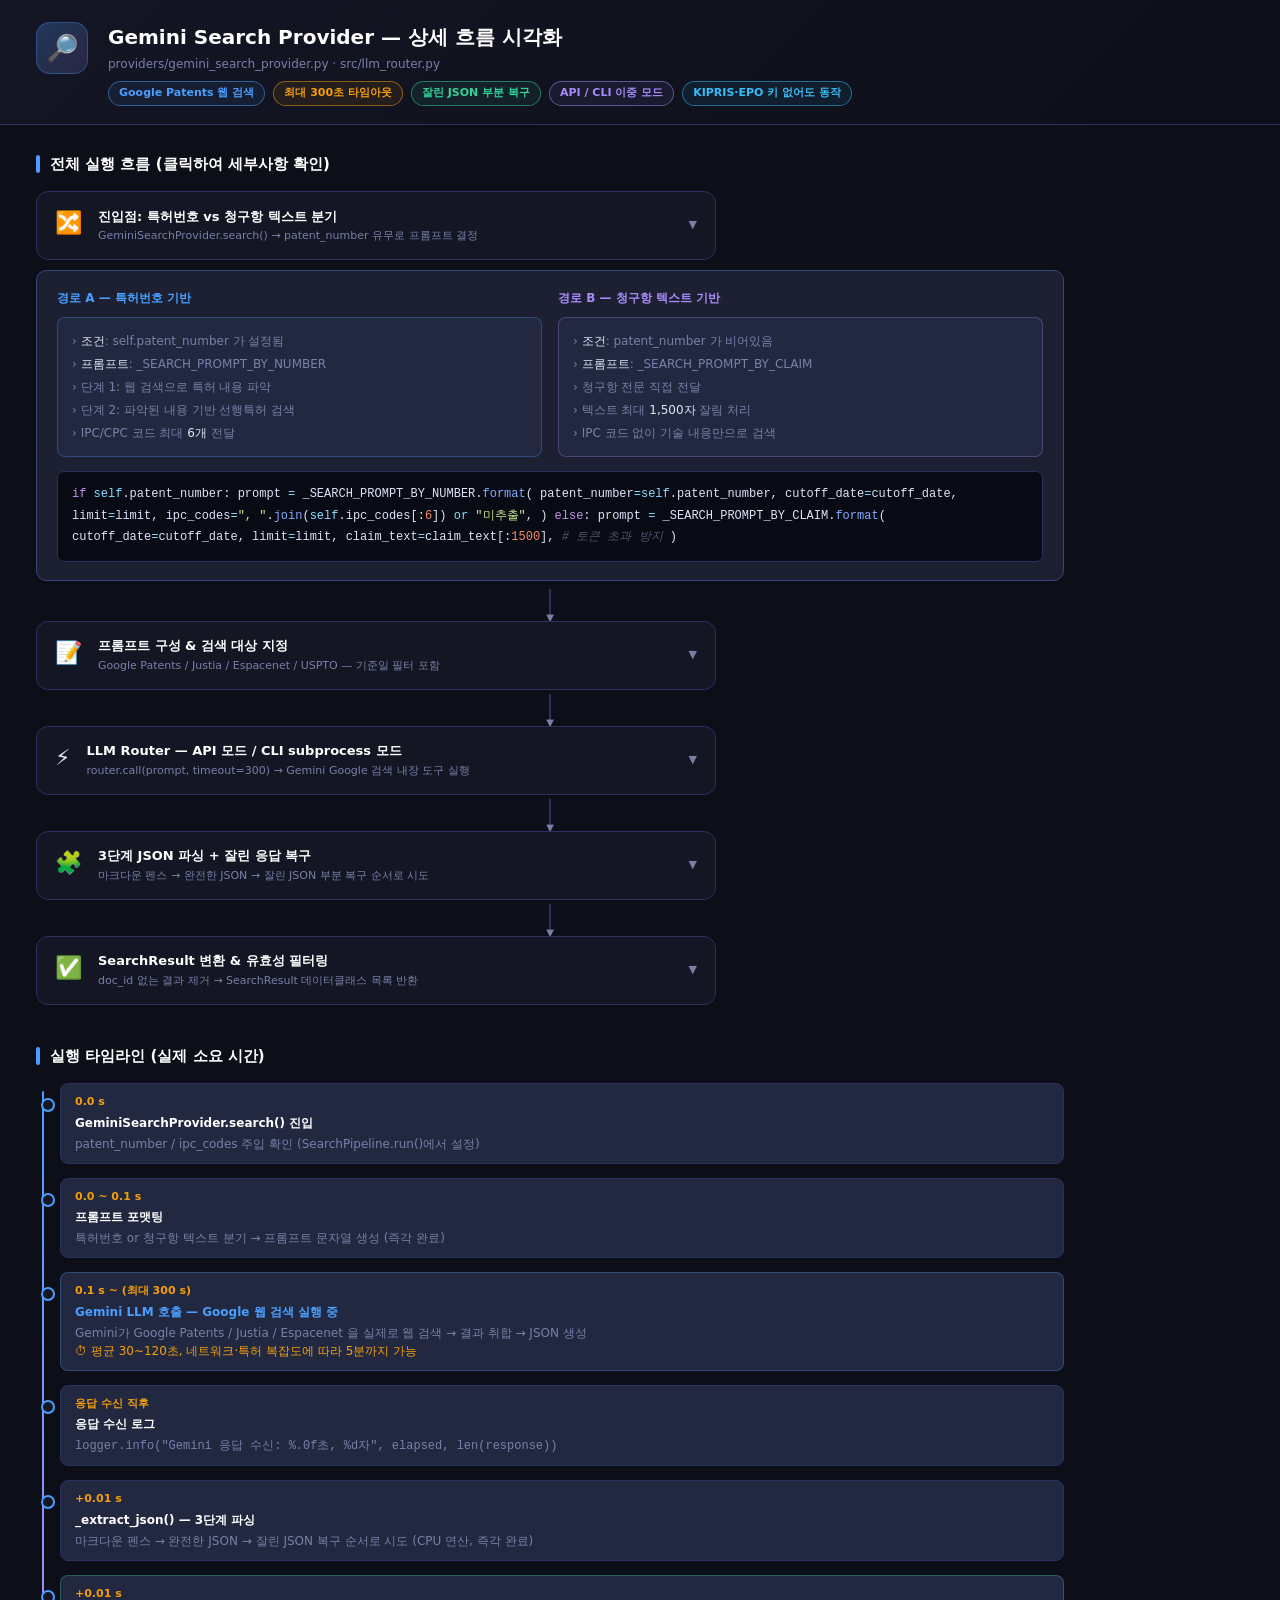
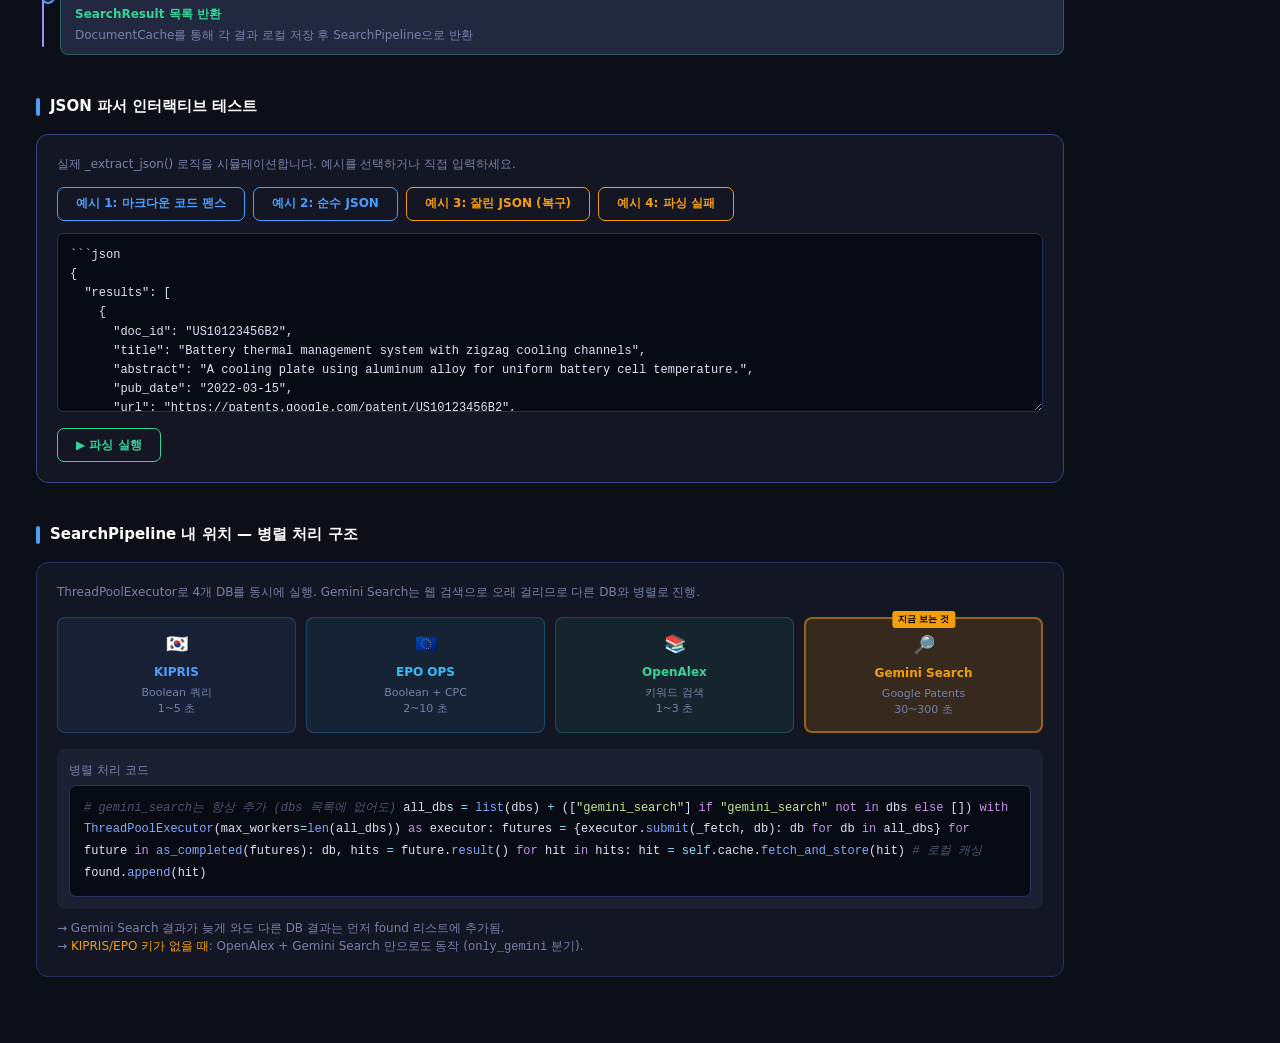
<file: gemini_search_viz.html>
<!DOCTYPE html>
<html lang="ko">
<head>
<meta charset="UTF-8">
<meta name="viewport" content="width=device-width, initial-scale=1.0">
<title>Gemini Search Provider — 상세 흐름 시각화</title>
<style>
:root {
  --bg: #0c0e18;
  --surface: #141624;
  --surface2: #1c2030;
  --surface3: #222840;
  --border: #2a3060;
  --border2: #3a4280;
  --g1: #4a9eff;   /* gemini blue */
  --g2: #34d399;   /* success green */
  --g3: #f59e0b;   /* warning amber */
  --g4: #ef4444;   /* error red */
  --g5: #a78bfa;   /* purple */
  --g6: #38bdf8;   /* sky */
  --text: #dde4f8;
  --dim: #7880a8;
  --bright: #ffffff;
}

* { box-sizing: border-box; margin: 0; padding: 0; }

body {
  background: var(--bg);
  color: var(--text);
  font-family: 'Segoe UI', system-ui, sans-serif;
  font-size: 14px;
  line-height: 1.5;
}

/* ── scrollbar ── */
::-webkit-scrollbar { width: 6px; height: 6px; }
::-webkit-scrollbar-track { background: var(--bg); }
::-webkit-scrollbar-thumb { background: var(--border2); border-radius: 3px; }

/* ── header ── */
.header {
  background: linear-gradient(135deg, #141624 0%, #0c0e18 100%);
  border-bottom: 1px solid var(--border);
  padding: 22px 36px 18px;
  display: flex;
  align-items: flex-start;
  gap: 20px;
}

.header-icon {
  width: 52px; height: 52px;
  border-radius: 14px;
  background: linear-gradient(135deg, rgba(74,158,255,0.25), rgba(168,139,250,0.15));
  border: 1px solid rgba(74,158,255,0.3);
  display: flex; align-items: center; justify-content: center;
  font-size: 26px;
  flex-shrink: 0;
}

.header-text h1 { font-size: 20px; font-weight: 700; color: var(--bright); }
.header-text p  { font-size: 12px; color: var(--dim); margin-top: 3px; }

.header-badges { display: flex; gap: 8px; margin-top: 8px; flex-wrap: wrap; }

.badge {
  padding: 3px 10px;
  border-radius: 20px;
  font-size: 11px;
  font-weight: 600;
  border: 1px solid;
}

.badge-blue   { border-color: rgba(74,158,255,0.5);  color: var(--g1); background: rgba(74,158,255,0.08); }
.badge-green  { border-color: rgba(52,211,153,0.5);  color: var(--g2); background: rgba(52,211,153,0.08); }
.badge-amber  { border-color: rgba(245,158,11,0.5);  color: var(--g3); background: rgba(245,158,11,0.08); }
.badge-purple { border-color: rgba(167,139,250,0.5); color: var(--g5); background: rgba(167,139,250,0.08); }
.badge-sky    { border-color: rgba(56,189,248,0.5);  color: var(--g6); background: rgba(56,189,248,0.08); }

/* ── content layout ── */
.content { padding: 28px 36px; max-width: 1100px; }

/* ── section ── */
.section { margin-bottom: 40px; }
.section-title {
  font-size: 15px;
  font-weight: 700;
  color: var(--bright);
  margin-bottom: 16px;
  display: flex;
  align-items: center;
  gap: 10px;
}
.section-title::before {
  content: '';
  width: 4px; height: 18px;
  border-radius: 2px;
  background: var(--g1);
  flex-shrink: 0;
}

/* ── main flow diagram ── */
.flow-diagram {
  position: relative;
  display: flex;
  flex-direction: column;
  gap: 0;
}

.flow-row {
  display: flex;
  align-items: center;
  gap: 0;
  position: relative;
}

.flow-node {
  background: var(--surface);
  border: 1px solid var(--border);
  border-radius: 12px;
  padding: 14px 18px;
  cursor: pointer;
  transition: all 0.2s;
  position: relative;
  flex-shrink: 0;
}

.flow-node:hover { border-color: var(--g1); box-shadow: 0 0 0 1px rgba(74,158,255,0.2); }
.flow-node.active { border-color: var(--g1); box-shadow: 0 0 20px rgba(74,158,255,0.15); }

.flow-node .fn-icon { font-size: 22px; margin-bottom: 6px; }
.flow-node .fn-title { font-size: 13px; font-weight: 600; color: var(--bright); }
.flow-node .fn-sub   { font-size: 11px; color: var(--dim); margin-top: 2px; }

.flow-arrow {
  display: flex;
  align-items: center;
  padding: 0 10px;
  color: var(--dim);
  font-size: 20px;
  flex-shrink: 0;
}

.flow-vline {
  width: 2px;
  min-height: 24px;
  background: linear-gradient(to bottom, var(--border), var(--border));
  margin: 0 auto;
  position: relative;
}

.flow-vline::after {
  content: '▼';
  position: absolute;
  bottom: -8px;
  left: 50%;
  transform: translateX(-50%);
  color: var(--dim);
  font-size: 10px;
}

/* ── detail panel ── */
.detail-panel {
  display: none;
  background: var(--surface2);
  border: 1px solid var(--border2);
  border-radius: 10px;
  padding: 18px 20px;
  margin: 10px 0 4px;
  animation: slideDown 0.2s ease;
}

.detail-panel.open { display: block; }

@keyframes slideDown {
  from { opacity: 0; transform: translateY(-8px); }
  to   { opacity: 1; transform: translateY(0); }
}

/* ── grid ── */
.grid-2 { display: grid; grid-template-columns: 1fr 1fr; gap: 16px; }
.grid-3 { display: grid; grid-template-columns: 1fr 1fr 1fr; gap: 12px; }

@media (max-width: 700px) {
  .grid-2, .grid-3 { grid-template-columns: 1fr; }
}

/* ── card ── */
.card {
  background: var(--surface3);
  border: 1px solid var(--border);
  border-radius: 8px;
  padding: 14px;
}

.card h4 {
  font-size: 11px;
  font-weight: 700;
  text-transform: uppercase;
  letter-spacing: 0.6px;
  margin-bottom: 10px;
}

.card ul {
  list-style: none;
  font-size: 12px;
  color: var(--dim);
  display: flex;
  flex-direction: column;
  gap: 5px;
}

.card ul li::before { content: '›  '; }
.card ul li .hi { color: var(--text); font-weight: 500; }

/* ── code ── */
.code {
  background: #090b14;
  border: 1px solid var(--border);
  border-radius: 7px;
  padding: 12px 14px;
  font-family: 'Cascadia Code', Consolas, monospace;
  font-size: 12px;
  line-height: 1.8;
  overflow-x: auto;
  tab-size: 2;
}

.kw  { color: #c792ea; }
.fn  { color: #82aaff; }
.st  { color: #c3e88d; }
.cm  { color: #4a5570; font-style: italic; }
.nm  { color: #f78c6c; }
.op  { color: #89ddff; }
.var { color: #eeffff; }

/* ── prompt box ── */
.prompt-box {
  background: #090b14;
  border: 1px solid rgba(74,158,255,0.3);
  border-radius: 8px;
  padding: 14px 16px;
  font-size: 12px;
  line-height: 1.7;
  font-family: 'Cascadia Code', Consolas, monospace;
  white-space: pre-wrap;
  overflow-x: auto;
}

.prompt-field { color: var(--g3); }
.prompt-value { color: var(--g2); }
.prompt-json  { color: var(--g6); }
.prompt-comment { color: var(--dim); font-style: italic; }

/* ── mode selector ── */
.mode-tabs {
  display: flex;
  gap: 4px;
  background: var(--surface3);
  border: 1px solid var(--border);
  border-radius: 8px;
  padding: 4px;
  margin-bottom: 16px;
  width: fit-content;
}

.mode-tab {
  padding: 6px 16px;
  border-radius: 6px;
  font-size: 12px;
  font-weight: 600;
  cursor: pointer;
  transition: all 0.15s;
  color: var(--dim);
}

.mode-tab.active {
  background: var(--g1);
  color: #000;
}

.mode-tab:not(.active):hover { background: var(--surface2); color: var(--text); }

.mode-content { display: none; }
.mode-content.active { display: block; }

/* ── json parser viz ── */
.parser-steps {
  display: flex;
  flex-direction: column;
  gap: 12px;
}

.parser-step {
  display: flex;
  gap: 14px;
  align-items: flex-start;
}

.parser-step-num {
  width: 26px; height: 26px;
  border-radius: 50%;
  display: flex; align-items: center; justify-content: center;
  font-size: 11px; font-weight: 700;
  flex-shrink: 0;
  margin-top: 1px;
}

.parser-step-body { flex: 1; }
.parser-step-title { font-size: 13px; font-weight: 600; margin-bottom: 6px; }
.parser-step-desc  { font-size: 12px; color: var(--dim); margin-bottom: 8px; }

.step-try  { background: rgba(74,158,255,0.15);  color: var(--g1); border: 1px solid rgba(74,158,255,0.3); }
.step-ok   { background: rgba(52,211,153,0.15);  color: var(--g2); border: 1px solid rgba(52,211,153,0.3); }
.step-fail { background: rgba(239,68,68,0.15);   color: var(--g4); border: 1px solid rgba(239,68,68,0.3); }
.step-rec  { background: rgba(245,158,11,0.15);  color: var(--g3); border: 1px solid rgba(245,158,11,0.3); }

/* ── result card ── */
.result-card {
  background: var(--surface3);
  border: 1px solid rgba(52,211,153,0.3);
  border-radius: 8px;
  padding: 14px 16px;
  font-size: 12px;
}

.result-card .rc-field {
  display: flex;
  gap: 8px;
  margin-bottom: 6px;
}

.rc-key   { color: var(--g1); font-weight: 600; width: 80px; flex-shrink: 0; }
.rc-value { color: var(--text); }

/* ── subprocess diagram ── */
.subprocess-flow {
  display: flex;
  flex-direction: column;
  gap: 10px;
}

.sp-row {
  display: flex;
  align-items: center;
  gap: 10px;
}

.sp-box {
  background: var(--surface3);
  border: 1px solid var(--border);
  border-radius: 7px;
  padding: 8px 14px;
  font-size: 12px;
  flex-shrink: 0;
}

.sp-arrow { color: var(--dim); font-size: 14px; flex-shrink: 0; }
.sp-label { font-size: 11px; color: var(--dim); }

/* ── timeline ── */
.timeline {
  position: relative;
  padding-left: 24px;
}

.timeline::before {
  content: '';
  position: absolute;
  left: 6px; top: 8px; bottom: 8px;
  width: 2px;
  background: linear-gradient(to bottom, var(--g1), var(--g5));
  border-radius: 2px;
}

.tl-item {
  position: relative;
  margin-bottom: 14px;
  padding: 10px 14px;
  background: var(--surface3);
  border: 1px solid var(--border);
  border-radius: 8px;
  font-size: 12px;
}

.tl-item::before {
  content: '';
  position: absolute;
  left: -20px; top: 14px;
  width: 10px; height: 10px;
  border-radius: 50%;
  background: var(--surface);
  border: 2px solid var(--g1);
}

.tl-time { font-size: 11px; color: var(--g3); font-weight: 600; margin-bottom: 3px; }
.tl-title { font-weight: 600; color: var(--bright); margin-bottom: 3px; }
.tl-desc  { color: var(--dim); }

/* ── interactive demo ── */
.demo-section {
  background: var(--surface);
  border: 1px solid var(--border2);
  border-radius: 12px;
  padding: 20px;
  margin-top: 4px;
}

.demo-input-row {
  display: flex;
  gap: 10px;
  align-items: flex-end;
  margin-bottom: 16px;
  flex-wrap: wrap;
}

.demo-field {
  display: flex;
  flex-direction: column;
  gap: 5px;
  flex: 1;
  min-width: 180px;
}

.demo-field label {
  font-size: 11px;
  font-weight: 600;
  text-transform: uppercase;
  letter-spacing: 0.5px;
  color: var(--dim);
}

.demo-field input, .demo-field select {
  background: var(--surface3);
  border: 1px solid var(--border);
  border-radius: 6px;
  padding: 7px 10px;
  font-size: 12px;
  color: var(--text);
  font-family: inherit;
  outline: none;
  transition: border-color 0.15s;
}

.demo-field input:focus, .demo-field select:focus { border-color: var(--g1); }

.btn {
  padding: 8px 18px;
  border-radius: 7px;
  font-size: 12px;
  font-weight: 600;
  cursor: pointer;
  border: 1px solid;
  transition: all 0.15s;
  background: transparent;
  font-family: inherit;
  height: 34px;
  display: flex; align-items: center; gap: 6px;
}

.btn-blue   { border-color: var(--g1); color: var(--g1); }
.btn-green  { border-color: var(--g2); color: var(--g2); }
.btn-amber  { border-color: var(--g3); color: var(--g3); }

.btn:hover  { filter: brightness(1.2); transform: translateY(-1px); }
.btn:active { transform: translateY(0); }

/* ── animated flow lines ── */
@keyframes flow {
  0%   { stroke-dashoffset: 20; }
  100% { stroke-dashoffset: 0; }
}

.flow-line-animated {
  stroke-dasharray: 6 3;
  animation: flow 1s linear infinite;
}

/* ── error/success state ── */
.state-ok   { color: var(--g2); }
.state-warn { color: var(--g3); }
.state-err  { color: var(--g4); }

/* ── tooltip ── */
.tooltip-wrap { position: relative; display: inline-block; }
.tooltip-wrap:hover .tooltip { display: block; }
.tooltip {
  display: none;
  position: absolute;
  bottom: 120%;
  left: 50%;
  transform: translateX(-50%);
  background: var(--surface3);
  border: 1px solid var(--border2);
  border-radius: 6px;
  padding: 6px 10px;
  font-size: 11px;
  color: var(--text);
  white-space: nowrap;
  z-index: 10;
  pointer-events: none;
}

/* ── limit tags ── */
.limit-tag {
  display: inline-block;
  padding: 1px 7px;
  border-radius: 4px;
  font-size: 11px;
  font-weight: 600;
  background: rgba(245,158,11,0.15);
  color: var(--g3);
  border: 1px solid rgba(245,158,11,0.3);
  margin-left: 4px;
}
</style>
</head>
<body>

<div class="header">
  <div class="header-icon">🔎</div>
  <div class="header-text">
    <h1>Gemini Search Provider — 상세 흐름 시각화</h1>
    <p>providers/gemini_search_provider.py · src/llm_router.py</p>
    <div class="header-badges">
      <span class="badge badge-blue">Google Patents 웹 검색</span>
      <span class="badge badge-amber">최대 300초 타임아웃</span>
      <span class="badge badge-green">잘린 JSON 부분 복구</span>
      <span class="badge badge-purple">API / CLI 이중 모드</span>
      <span class="badge badge-sky">KIPRIS·EPO 키 없어도 동작</span>
    </div>
  </div>
</div>

<div class="content">

<!-- ══════════════════════════════════
     SECTION 1: 전체 흐름
══════════════════════════════════ -->
<div class="section">
  <div class="section-title">전체 실행 흐름 (클릭하여 세부사항 확인)</div>

  <div class="flow-diagram">

    <!-- Node 1: 진입 분기 -->
    <div class="flow-row">
      <div class="flow-node" style="width:100%;max-width:680px;" onclick="togglePanel('p1')">
        <div style="display:flex;align-items:center;gap:16px;">
          <div class="fn-icon">🔀</div>
          <div>
            <div class="fn-title">진입점: 특허번호 vs 청구항 텍스트 분기</div>
            <div class="fn-sub">GeminiSearchProvider.search() → patent_number 유무로 프롬프트 결정</div>
          </div>
          <div style="margin-left:auto;font-size:11px;color:var(--dim);">▼</div>
        </div>
      </div>
    </div>
    <div id="p1" class="detail-panel">
      <div class="grid-2">
        <div>
          <div style="font-size:12px;font-weight:700;color:var(--g1);margin-bottom:10px;">경로 A — 특허번호 기반</div>
          <div class="card" style="border-color:rgba(74,158,255,0.3);">
            <ul>
              <li><span class="hi">조건</span>: self.patent_number 가 설정됨</li>
              <li><span class="hi">프롬프트</span>: _SEARCH_PROMPT_BY_NUMBER</li>
              <li>단계 1: 웹 검색으로 특허 내용 파악</li>
              <li>단계 2: 파악된 내용 기반 선행특허 검색</li>
              <li>IPC/CPC 코드 최대 <span class="hi">6개</span> 전달</li>
            </ul>
          </div>
        </div>
        <div>
          <div style="font-size:12px;font-weight:700;color:var(--g5);margin-bottom:10px;">경로 B — 청구항 텍스트 기반</div>
          <div class="card" style="border-color:rgba(167,139,250,0.3);">
            <ul>
              <li><span class="hi">조건</span>: patent_number 가 비어있음</li>
              <li><span class="hi">프롬프트</span>: _SEARCH_PROMPT_BY_CLAIM</li>
              <li>청구항 전문 직접 전달</li>
              <li>텍스트 최대 <span class="hi">1,500자</span> 잘림 처리</li>
              <li>IPC 코드 없이 기술 내용만으로 검색</li>
            </ul>
          </div>
        </div>
      </div>
      <div class="code" style="margin-top:14px;">
<span class="kw">if</span> <span class="op">self</span>.patent_number:
    prompt <span class="op">=</span> _SEARCH_PROMPT_BY_NUMBER.<span class="fn">format</span>(
        patent_number<span class="op">=</span><span class="op">self</span>.patent_number,
        cutoff_date<span class="op">=</span>cutoff_date,
        limit<span class="op">=</span>limit,
        ipc_codes<span class="op">=</span><span class="st">", "</span>.<span class="fn">join</span>(<span class="op">self</span>.ipc_codes[:<span class="nm">6</span>]) <span class="op">or</span> <span class="st">"미추출"</span>,
    )
<span class="kw">else</span>:
    prompt <span class="op">=</span> _SEARCH_PROMPT_BY_CLAIM.<span class="fn">format</span>(
        cutoff_date<span class="op">=</span>cutoff_date,
        limit<span class="op">=</span>limit,
        claim_text<span class="op">=</span>claim_text[:<span class="nm">1500</span>],   <span class="cm"># 토큰 초과 방지</span>
    )</div>
    </div>

    <div style="display:flex;justify-content:center;padding:4px 0;">
      <div class="flow-vline" style="min-height:28px;"></div>
    </div>

    <!-- Node 2: 프롬프트 구조 -->
    <div class="flow-row">
      <div class="flow-node" style="width:100%;max-width:680px;" onclick="togglePanel('p2')">
        <div style="display:flex;align-items:center;gap:16px;">
          <div class="fn-icon">📝</div>
          <div>
            <div class="fn-title">프롬프트 구성 &amp; 검색 대상 지정</div>
            <div class="fn-sub">Google Patents / Justia / Espacenet / USPTO — 기준일 필터 포함</div>
          </div>
          <div style="margin-left:auto;font-size:11px;color:var(--dim);">▼</div>
        </div>
      </div>
    </div>
    <div id="p2" class="detail-panel">
      <div class="mode-tabs">
        <div class="mode-tab active" onclick="switchMode('prompt', 'number', this)">특허번호 기반 프롬프트</div>
        <div class="mode-tab" onclick="switchMode('prompt', 'claim', this)">청구항 기반 프롬프트</div>
      </div>
      <div id="prompt-number" class="mode-content active">
        <div class="prompt-box"><span class="prompt-field">특허번호 {patent_number}</span>에 대한 선행기술조사를 수행하세요.

<span class="prompt-comment">▶ 단계 1: 웹 검색으로 특허 파악</span>
먼저 웹 검색으로 특허번호 <span class="prompt-field">{patent_number}</span>를 Google Patents 또는 KIPRIS에서
조회하여 이 특허의 발명 내용과 청구항을 파악하세요.

<span class="prompt-comment">▶ 단계 2: 선행특허 검색</span>
파악한 발명 내용을 바탕으로, 기준일 <span class="prompt-field">{cutoff_date}</span> 이전에 출원된
선행특허를 Google Patents, Justia, Espacenet, USPTO에서 최대 <span class="prompt-field">{limit}</span>건 검색하세요.
참고 IPC/CPC 코드: <span class="prompt-field">{ipc_codes}</span>

<span class="prompt-comment">▶ JSON 출력 형식</span>
<span class="prompt-json">{
  "results": [
    {
      "doc_id": "US10123456B2",
      "title": "발명 제목",
      "abstract": "핵심 내용 1~2문장 이내",   ← 100자 이내 영어
      "pub_date": "YYYY-MM-DD",
      "url": "https://patents.google.com/...",
      "source": "google_patents"
    }
  ]
}</span></div>
      </div>
      <div id="prompt-claim" class="mode-content">
        <div class="prompt-box"><span class="prompt-comment">▶ 기술 내용 기반 직접 검색</span>
아래 특허 청구항과 기술적으로 관련된 선행특허를
Google Patents, Justia, Espacenet에서 웹 검색 도구로 직접 찾아주세요.

기준일: <span class="prompt-field">{cutoff_date}</span> 이전 출원/공개 문헌만 포함
검색 수: 최대 <span class="prompt-field">{limit}</span>건

<span class="prompt-comment">▶ 청구항 (최대 1,500자)</span>
<span class="prompt-field">{claim_text[:1500]}</span>

<span class="prompt-json">{
  "results": [ ... ]    ← 동일한 JSON 형식
}</span></div>
      </div>
      <div style="margin-top:12px;padding:10px 14px;background:rgba(245,158,11,0.07);border:1px solid rgba(245,158,11,0.2);border-radius:7px;font-size:12px;color:var(--dim);">
        ⚠ <strong style="color:var(--g3)">중요 제약</strong>: abstract 반드시 100자 이내 영어 · 실제로 존재하는 특허번호만 포함 (환각 방지 명시)
      </div>
    </div>

    <div style="display:flex;justify-content:center;padding:4px 0;">
      <div class="flow-vline" style="min-height:28px;"></div>
    </div>

    <!-- Node 3: LLM Router -->
    <div class="flow-row">
      <div class="flow-node" style="width:100%;max-width:680px;" onclick="togglePanel('p3')">
        <div style="display:flex;align-items:center;gap:16px;">
          <div class="fn-icon">⚡</div>
          <div>
            <div class="fn-title">LLM Router — API 모드 / CLI subprocess 모드</div>
            <div class="fn-sub">router.call(prompt, timeout=300) → Gemini Google 검색 내장 도구 실행</div>
          </div>
          <div style="margin-left:auto;font-size:11px;color:var(--dim);">▼</div>
        </div>
      </div>
    </div>
    <div id="p3" class="detail-panel">
      <div class="mode-tabs">
        <div class="mode-tab active" onclick="switchMode('llm', 'api', this)">API 모드</div>
        <div class="mode-tab" onclick="switchMode('llm', 'cli', this)">CLI subprocess 모드</div>
      </div>

      <div id="llm-api" class="mode-content active">
        <div class="grid-2">
          <div>
            <div class="card">
              <h4 style="color:var(--g1)">google.generativeai API</h4>
              <div class="code">
<span class="kw">import</span> google.generativeai <span class="kw">as</span> genai
genai.<span class="fn">configure</span>(api_key<span class="op">=</span><span class="op">self</span>.api_key)
model <span class="op">=</span> genai.<span class="fn">GenerativeModel</span>(<span class="op">self</span>.model)
<span class="cm"># config.yaml: llm.model = gemini-2.0-flash</span>
response <span class="op">=</span> model.<span class="fn">generate_content</span>(
    prompt,
    generation_config<span class="op">=</span>{<span class="st">"max_output_tokens"</span>: max_tokens}
)</div>
            </div>
          </div>
          <div>
            <div class="card">
              <h4 style="color:var(--g2)">API 모드 조건</h4>
              <ul>
                <li>config.yaml의 <span class="hi">llm.api_key</span> 설정 시</li>
                <li>기본 모델: <span class="hi">gemini-2.0-flash</span></li>
                <li>system prompt 있으면 앞에 붙여서 전달</li>
                <li>max_tokens: <span class="hi">4096</span> (기본)</li>
                <li>Gemini 내장 웹 검색 도구 활용</li>
              </ul>
            </div>
          </div>
        </div>
      </div>

      <div id="llm-cli" class="mode-content">
        <div class="subprocess-flow">
          <div style="font-size:12px;font-weight:700;color:var(--g3);margin-bottom:8px;">CLI subprocess 실행 흐름 (Windows)</div>
          <div class="sp-row">
            <div class="sp-box" style="border-color:rgba(74,158,255,0.4);color:var(--g1);">Python 프로세스</div>
            <div class="sp-arrow">→</div>
            <div class="sp-box"><code>cmd.exe /c gemini --approval-mode yolo -p ""</code></div>
            <div class="sp-label">+ stdin으로 프롬프트 전달</div>
          </div>
          <div style="padding:0 0 0 90px;">
            <div class="sp-row" style="gap:6px;">
              <div class="sp-arrow">↓</div>
              <div class="sp-box" style="border-color:rgba(52,211,153,0.4);color:var(--g2);">Gemini CLI 실행</div>
              <div class="sp-label">Google 검색 도구 내장, approval-mode yolo로 자동 승인</div>
            </div>
          </div>
          <div style="padding:0 0 0 90px;">
            <div class="sp-row" style="gap:6px;">
              <div class="sp-arrow">↓</div>
              <div class="sp-box" style="border-color:rgba(245,158,11,0.4);color:var(--g3);">stdout 수신</div>
              <div class="sp-label">UTF-8 → CP949 → EUC-KR 순 디코딩 시도</div>
            </div>
          </div>
        </div>
        <div class="grid-2" style="margin-top:14px;">
          <div class="card">
            <h4 style="color:var(--g3)">Windows 특수 처리</h4>
            <ul>
              <li>명령줄 길이 제한 (<span class="hi">WinError 206</span>) 우회</li>
              <li>프롬프트를 <span class="hi">stdin</span>으로 전달</li>
              <li><code>cmd.exe /c</code> 경유 실행 (.cmd 파일)</li>
              <li><span class="hi">shutil.which</span>로 .cmd 파일 우선 탐색</li>
            </ul>
          </div>
          <div class="card">
            <h4 style="color:var(--g5)">환경 설정</h4>
            <ul>
              <li>실행 CWD: <span class="hi">~(홈)</span> 디렉토리</li>
              <li>→ CLAUDE.md 등 컨텍스트 로드 방지</li>
              <li>NO_COLOR=1, TERM=xterm-256color</li>
              <li>타임아웃: <span class="hi">300초</span> (5분)</li>
            </ul>
          </div>
          <div class="card" style="grid-column:1/-1;">
            <h4 style="color:var(--g1)">CLI 명령 생성 코드</h4>
            <div class="code">
<span class="cm"># gemini: 프롬프트를 stdin으로 전달 (WinError 206 방지)</span>
<span class="kw">if</span> <span class="op">self</span>.agent <span class="op">==</span> <span class="st">"gemini"</span>:
    <span class="kw">return</span> [exe, <span class="st">"--approval-mode"</span>, <span class="st">"yolo"</span>, <span class="st">"-p"</span>, <span class="st">""</span>], prompt.<span class="fn">encode</span>(<span class="st">"utf-8"</span>)
    <span class="cm">#       ↑ cmd 인수에 프롬프트 없음   ↑ stdin으로 전달</span>

<span class="cm"># Windows: .cmd 파일은 cmd.exe /c 경유</span>
<span class="kw">if</span> sys.platform <span class="op">==</span> <span class="st">"win32"</span>:
    run_kwargs[<span class="st">"args"</span>] <span class="op">=</span> [comspec, <span class="st">"/c"</span>] <span class="op">+</span> cmd</div>
          </div>
        </div>
      </div>
    </div>

    <div style="display:flex;justify-content:center;padding:4px 0;">
      <div class="flow-vline" style="min-height:28px;"></div>
    </div>

    <!-- Node 4: JSON 파싱 -->
    <div class="flow-row">
      <div class="flow-node" style="width:100%;max-width:680px;" onclick="togglePanel('p4')">
        <div style="display:flex;align-items:center;gap:16px;">
          <div class="fn-icon">🧩</div>
          <div>
            <div class="fn-title">3단계 JSON 파싱 + 잘린 응답 복구</div>
            <div class="fn-sub">마크다운 펜스 → 완전한 JSON → 잘린 JSON 부분 복구 순서로 시도</div>
          </div>
          <div style="margin-left:auto;font-size:11px;color:var(--dim);">▼</div>
        </div>
      </div>
    </div>
    <div id="p4" class="detail-panel">
      <div class="parser-steps">

        <div class="parser-step">
          <div class="parser-step-num step-try">1</div>
          <div class="parser-step-body">
            <div class="parser-step-title" style="color:var(--g1);">마크다운 코드 펜스 내 JSON 추출</div>
            <div class="parser-step-desc">LLM이 응답을 ```json ... ``` 블록으로 감쌌을 때</div>
            <div class="code">m <span class="op">=</span> re.<span class="fn">search</span>(<span class="st">r"```(?:json)?\s*(\{[^`]*\})\s*```"</span>, text, re.DOTALL)
<span class="kw">if</span> m:
    <span class="kw">return</span> json.<span class="fn">loads</span>(m.<span class="fn">group</span>(<span class="nm">1</span>))   <span class="cm"># 성공 시 여기서 반환</span></div>
          </div>
        </div>

        <div class="parser-step">
          <div class="parser-step-num step-try" style="background:rgba(167,139,250,0.15);color:var(--g5);border-color:rgba(167,139,250,0.3);">2</div>
          <div class="parser-step-body">
            <div class="parser-step-title" style="color:var(--g5);">균형 중괄호 탐색으로 완전한 JSON 객체 추출</div>
            <div class="parser-step-desc">코드 펜스 없이 JSON을 바로 출력했을 때 — depth 카운터로 중괄호 매칭</div>
            <div class="code"><span class="kw">def</span> <span class="fn">_find_balanced</span>(text, start):
    depth <span class="op">=</span> <span class="nm">0</span>
    <span class="kw">for</span> i, ch <span class="kw">in</span> <span class="fn">enumerate</span>(text[start:], start):
        <span class="kw">if</span>   ch <span class="op">==</span> <span class="st">"{"</span>: depth <span class="op">+=</span> <span class="nm">1</span>
        <span class="kw">elif</span> ch <span class="op">==</span> <span class="st">"}"</span>: depth <span class="op">-=</span> <span class="nm">1</span>
        <span class="kw">if</span> depth <span class="op">==</span> <span class="nm">0</span>: <span class="kw">return</span> i   <span class="cm"># 매칭되는 닫는 괄호 위치</span>
    <span class="kw">return</span> <span class="op">-</span><span class="nm">1</span>

start <span class="op">=</span> text.<span class="fn">find</span>(<span class="st">"{"</span>)
end   <span class="op">=</span> <span class="fn">_find_balanced</span>(text, start)
<span class="kw">return</span> json.<span class="fn">loads</span>(text[start:end<span class="op">+</span><span class="nm">1</span>])</div>
          </div>
        </div>

        <div class="parser-step">
          <div class="parser-step-num step-rec">3</div>
          <div class="parser-step-body">
            <div class="parser-step-title" style="color:var(--g3);">잘린 JSON 부분 복구 (토큰 한도 초과 대응)</div>
            <div class="parser-step-desc">응답이 도중에 끊겼을 때 — "results" 배열에서 완성된 객체만 하나씩 추출</div>
            <div class="code"><span class="cm"># "results" 배열 위치 찾기</span>
results_pos  <span class="op">=</span> text.<span class="fn">find</span>(<span class="st">'"results"'</span>)
array_start  <span class="op">=</span> text.<span class="fn">find</span>(<span class="st">"["</span>, results_pos)

recovered <span class="op">=</span> []
pos <span class="op">=</span> array_start <span class="op">+</span> <span class="nm">1</span>
<span class="kw">while</span> pos <span class="op">&lt;</span> <span class="fn">len</span>(text):
    obj_start <span class="op">=</span> text.<span class="fn">find</span>(<span class="st">"{"</span>, pos)
    obj_end   <span class="op">=</span> <span class="fn">_find_balanced</span>(text, obj_start)
    <span class="kw">if</span> obj_end <span class="op">==</span> <span class="nm">-1</span>: <span class="kw">break</span>    <span class="cm"># 마지막 미완성 객체 → 버림</span>
    recovered.<span class="fn">append</span>(json.<span class="fn">loads</span>(text[obj_start:obj_end<span class="op">+</span><span class="nm">1</span>]))
    pos <span class="op">=</span> obj_end <span class="op">+</span> <span class="nm">1</span>

<span class="kw">return</span> {<span class="st">"results"</span>: recovered}   <span class="cm"># 완성된 것만 살림</span></div>
            <div style="margin-top:10px;padding:8px 12px;background:rgba(245,158,11,0.08);border-radius:6px;font-size:12px;color:var(--dim);">
              ⚠ <span style="color:var(--g3)">logger.warning("잘린 JSON 부분 복구: N건")</span> 로그 출력 후 계속 진행
            </div>
          </div>
        </div>

        <div class="parser-step">
          <div class="parser-step-num step-fail">✗</div>
          <div class="parser-step-body">
            <div class="parser-step-title" style="color:var(--g4);">3단계 모두 실패 → 빈 리스트 반환</div>
            <div class="parser-step-desc">ValueError 발생 시 error 로그 후 [] 반환, 파이프라인 계속 진행</div>
            <div class="code">
<span class="kw">except</span> (ValueError, json.JSONDecodeError) <span class="kw">as</span> e:
    logger.<span class="fn">error</span>(<span class="st">"Gemini 검색 JSON 파싱 실패: %s"</span>, e)
    logger.<span class="fn">debug</span>(<span class="st">"응답 앞부분: %s"</span>, response[:<span class="nm">300</span>])
    <span class="kw">return</span> []    <span class="cm"># 다른 DB 결과는 유지됨</span></div>
          </div>
        </div>

      </div>
    </div>

    <div style="display:flex;justify-content:center;padding:4px 0;">
      <div class="flow-vline" style="min-height:28px;"></div>
    </div>

    <!-- Node 5: 결과 변환 -->
    <div class="flow-row">
      <div class="flow-node" style="width:100%;max-width:680px;" onclick="togglePanel('p5')">
        <div style="display:flex;align-items:center;gap:16px;">
          <div class="fn-icon">✅</div>
          <div>
            <div class="fn-title">SearchResult 변환 &amp; 유효성 필터링</div>
            <div class="fn-sub">doc_id 없는 결과 제거 → SearchResult 데이터클래스 목록 반환</div>
          </div>
          <div style="margin-left:auto;font-size:11px;color:var(--dim);">▼</div>
        </div>
      </div>
    </div>
    <div id="p5" class="detail-panel">
      <div class="grid-2">
        <div>
          <div class="code">
<span class="kw">for</span> item <span class="kw">in</span> data.<span class="fn">get</span>(<span class="st">"results"</span>, []):
    doc_id <span class="op">=</span> item.<span class="fn">get</span>(<span class="st">"doc_id"</span>, <span class="st">""</span>).<span class="fn">strip</span>()
    <span class="kw">if not</span> doc_id:
        <span class="kw">continue</span>    <span class="cm"># doc_id 없으면 건너뜀</span>
    results.<span class="fn">append</span>(<span class="fn">SearchResult</span>(
        doc_id   <span class="op">=</span> doc_id,
        title    <span class="op">=</span> item.<span class="fn">get</span>(<span class="st">"title"</span>, <span class="st">""</span>).<span class="fn">strip</span>() <span class="op">or</span> <span class="st">"Unknown Title"</span>,
        abstract <span class="op">=</span> item.<span class="fn">get</span>(<span class="st">"abstract"</span>, <span class="st">""</span>).<span class="fn">strip</span>(),
        pub_date <span class="op">=</span> item.<span class="fn">get</span>(<span class="st">"pub_date"</span>, <span class="st">"unknown"</span>),
        source   <span class="op">=</span> item.<span class="fn">get</span>(<span class="st">"source"</span>, <span class="st">"gemini_search"</span>),
        url      <span class="op">=</span> item.<span class="fn">get</span>(<span class="st">"url"</span>, <span class="st">""</span>),
        language <span class="op">=</span> <span class="st">"en"</span>,
    ))</div>
        </div>
        <div style="display:flex;flex-direction:column;gap:10px;">
          <div class="result-card">
            <div class="rc-field"><span class="rc-key">doc_id</span><span class="rc-value">US10,123,456 B2</span></div>
            <div class="rc-field"><span class="rc-key">title</span><span class="rc-value">Battery thermal management system</span></div>
            <div class="rc-field"><span class="rc-key">abstract</span><span class="rc-value">Cooling plate with zigzag channel for uniform temperature...</span></div>
            <div class="rc-field"><span class="rc-key">pub_date</span><span class="rc-value">2022-03-15</span></div>
            <div class="rc-field"><span class="rc-key">source</span><span class="rc-value">google_patents</span></div>
            <div class="rc-field"><span class="rc-key">url</span><span class="rc-value" style="color:var(--g1);">https://patents.google.com/...</span></div>
          </div>
          <div style="font-size:11px;color:var(--dim);padding:4px 2px;">
            ↑ SearchResult 데이터클래스 인스턴스<br>
            DocumentCache.fetch_and_store() 로 로컬 캐싱 후 반환
          </div>
        </div>
      </div>
    </div>

  </div>
</div>


<!-- ══════════════════════════════════
     SECTION 2: 실행 타임라인
══════════════════════════════════ -->
<div class="section">
  <div class="section-title">실행 타임라인 (실제 소요 시간)</div>

  <div class="timeline">
    <div class="tl-item">
      <div class="tl-time">0.0 s</div>
      <div class="tl-title">GeminiSearchProvider.search() 진입</div>
      <div class="tl-desc">patent_number / ipc_codes 주입 확인 (SearchPipeline.run()에서 설정)</div>
    </div>
    <div class="tl-item">
      <div class="tl-time">0.0 ~ 0.1 s</div>
      <div class="tl-title">프롬프트 포맷팅</div>
      <div class="tl-desc">특허번호 or 청구항 텍스트 분기 → 프롬프트 문자열 생성 (즉각 완료)</div>
    </div>
    <div class="tl-item" style="border-color:rgba(74,158,255,0.3);">
      <div class="tl-time">0.1 s ~ (최대 300 s)</div>
      <div class="tl-title" style="color:var(--g1);">Gemini LLM 호출 — Google 웹 검색 실행 중</div>
      <div class="tl-desc">Gemini가 Google Patents / Justia / Espacenet 을 실제로 웹 검색 → 결과 취합 → JSON 생성<br>
        <span style="color:var(--g3);">⏱ 평균 30~120초, 네트워크·특허 복잡도에 따라 5분까지 가능</span>
      </div>
    </div>
    <div class="tl-item">
      <div class="tl-time">응답 수신 직후</div>
      <div class="tl-title">응답 수신 로그</div>
      <div class="tl-desc"><code>logger.info("Gemini 응답 수신: %.0f초, %d자", elapsed, len(response))</code></div>
    </div>
    <div class="tl-item">
      <div class="tl-time">+0.01 s</div>
      <div class="tl-title">_extract_json() — 3단계 파싱</div>
      <div class="tl-desc">마크다운 펜스 → 완전한 JSON → 잘린 JSON 복구 순서로 시도 (CPU 연산, 즉각 완료)</div>
    </div>
    <div class="tl-item" style="border-color:rgba(52,211,153,0.3);">
      <div class="tl-time">+0.01 s</div>
      <div class="tl-title" style="color:var(--g2);">SearchResult 목록 반환</div>
      <div class="tl-desc">DocumentCache를 통해 각 결과 로컬 저장 후 SearchPipeline으로 반환</div>
    </div>
  </div>
</div>


<!-- ══════════════════════════════════
     SECTION 3: JSON 파싱 인터랙티브 테스트
══════════════════════════════════ -->
<div class="section">
  <div class="section-title">JSON 파서 인터랙티브 테스트</div>

  <div class="demo-section">
    <div style="font-size:12px;color:var(--dim);margin-bottom:14px;">
      실제 _extract_json() 로직을 시뮬레이션합니다. 예시를 선택하거나 직접 입력하세요.
    </div>

    <div style="display:flex;gap:8px;flex-wrap:wrap;margin-bottom:12px;">
      <button class="btn btn-blue"  onclick="loadExample('fence')">예시 1: 마크다운 코드 펜스</button>
      <button class="btn btn-blue"  onclick="loadExample('plain')">예시 2: 순수 JSON</button>
      <button class="btn btn-amber" onclick="loadExample('truncated')">예시 3: 잘린 JSON (복구)</button>
      <button class="btn btn-amber" onclick="loadExample('broken')">예시 4: 파싱 실패</button>
    </div>

    <textarea id="jsonInput" rows="8" style="width:100%;background:#090b14;border:1px solid var(--border);border-radius:7px;padding:12px;font-size:12px;color:var(--text);font-family:'Cascadia Code',Consolas,monospace;resize:vertical;outline:none;line-height:1.6;"></textarea>

    <div style="display:flex;gap:10px;margin-top:10px;">
      <button class="btn btn-green" onclick="runParser()">▶ 파싱 실행</button>
    </div>

    <div id="parseResult" style="margin-top:14px;display:none;"></div>
  </div>
</div>


<!-- ══════════════════════════════════
     SECTION 4: 병렬 검색 내 위치
══════════════════════════════════ -->
<div class="section">
  <div class="section-title">SearchPipeline 내 위치 — 병렬 처리 구조</div>

  <div style="background:var(--surface);border:1px solid var(--border);border-radius:12px;padding:20px;">
    <div style="font-size:12px;color:var(--dim);margin-bottom:16px;">
      ThreadPoolExecutor로 4개 DB를 동시에 실행. Gemini Search는 웹 검색으로 오래 걸리므로 다른 DB와 병렬로 진행.
    </div>

    <div style="display:grid;grid-template-columns:1fr 1fr 1fr 1fr;gap:10px;margin-bottom:16px;">
      <div style="background:rgba(74,158,255,0.08);border:1px solid rgba(74,158,255,0.25);border-radius:8px;padding:12px;text-align:center;">
        <div style="font-size:18px;margin-bottom:6px;">🇰🇷</div>
        <div style="font-size:12px;font-weight:700;color:var(--g1);">KIPRIS</div>
        <div style="font-size:11px;color:var(--dim);margin-top:4px;">Boolean 쿼리<br>1~5 초</div>
      </div>
      <div style="background:rgba(56,189,248,0.08);border:1px solid rgba(56,189,248,0.25);border-radius:8px;padding:12px;text-align:center;">
        <div style="font-size:18px;margin-bottom:6px;">🇪🇺</div>
        <div style="font-size:12px;font-weight:700;color:var(--g6);">EPO OPS</div>
        <div style="font-size:11px;color:var(--dim);margin-top:4px;">Boolean + CPC<br>2~10 초</div>
      </div>
      <div style="background:rgba(52,211,153,0.08);border:1px solid rgba(52,211,153,0.25);border-radius:8px;padding:12px;text-align:center;">
        <div style="font-size:18px;margin-bottom:6px;">📚</div>
        <div style="font-size:12px;font-weight:700;color:var(--g2);">OpenAlex</div>
        <div style="font-size:11px;color:var(--dim);margin-top:4px;">키워드 검색<br>1~3 초</div>
      </div>
      <div style="background:rgba(245,158,11,0.15);border:2px solid rgba(245,158,11,0.5);border-radius:8px;padding:12px;text-align:center;position:relative;">
        <div style="position:absolute;top:-8px;left:50%;transform:translateX(-50%);background:var(--g3);color:#000;font-size:9px;font-weight:700;padding:2px 6px;border-radius:3px;">지금 보는 것</div>
        <div style="font-size:18px;margin-bottom:6px;">🔎</div>
        <div style="font-size:12px;font-weight:700;color:var(--g3);">Gemini Search</div>
        <div style="font-size:11px;color:var(--dim);margin-top:4px;">Google Patents<br>30~300 초</div>
      </div>
    </div>

    <div style="background:var(--surface2);border-radius:8px;padding:12px;font-size:12px;">
      <div style="color:var(--dim);margin-bottom:6px;">병렬 처리 코드</div>
      <div class="code">
<span class="cm"># gemini_search는 항상 추가 (dbs 목록에 없어도)</span>
all_dbs <span class="op">=</span> <span class="fn">list</span>(dbs) <span class="op">+</span> ([<span class="st">"gemini_search"</span>] <span class="kw">if</span> <span class="st">"gemini_search"</span> <span class="kw">not in</span> dbs <span class="kw">else</span> [])

<span class="kw">with</span> <span class="fn">ThreadPoolExecutor</span>(max_workers<span class="op">=</span><span class="fn">len</span>(all_dbs)) <span class="kw">as</span> executor:
    futures <span class="op">=</span> {executor.<span class="fn">submit</span>(_fetch, db): db <span class="kw">for</span> db <span class="kw">in</span> all_dbs}
    <span class="kw">for</span> future <span class="kw">in</span> <span class="fn">as_completed</span>(futures):
        db, hits <span class="op">=</span> future.<span class="fn">result</span>()
        <span class="kw">for</span> hit <span class="kw">in</span> hits:
            hit <span class="op">=</span> <span class="op">self</span>.cache.<span class="fn">fetch_and_store</span>(hit)   <span class="cm"># 로컬 캐싱</span>
            found.<span class="fn">append</span>(hit)</div>
    </div>
    <div style="margin-top:10px;font-size:12px;color:var(--dim);">
      → Gemini Search 결과가 늦게 와도 다른 DB 결과는 먼저 found 리스트에 추가됨.<br>
      → <span style="color:var(--g3);">KIPRIS/EPO 키가 없을 때</span>: OpenAlex + Gemini Search 만으로도 동작 (<code>only_gemini</code> 분기).
    </div>
  </div>
</div>


</div><!-- /content -->

<script>
// ── Panel toggle ───────────────────────────────────────────────────────────
function togglePanel(id) {
  const panel = document.getElementById(id);
  const isOpen = panel.classList.contains('open');
  // Close all
  document.querySelectorAll('.detail-panel').forEach(p => p.classList.remove('open'));
  // Toggle clicked
  if (!isOpen) panel.classList.add('open');
}

// ── Mode tabs ─────────────────────────────────────────────────────────────
function switchMode(group, mode, el) {
  // Update tabs
  el.closest('.mode-tabs').querySelectorAll('.mode-tab').forEach(t => t.classList.remove('active'));
  el.classList.add('active');
  // Update content
  el.closest('.detail-panel').querySelectorAll('.mode-content').forEach(c => c.classList.remove('active'));
  const target = document.getElementById(group + '-' + mode);
  if (target) target.classList.add('active');
}

// ── JSON parser simulator ─────────────────────────────────────────────────
const examples = {
  fence: `\`\`\`json
{
  "results": [
    {
      "doc_id": "US10123456B2",
      "title": "Battery thermal management system with zigzag cooling channels",
      "abstract": "A cooling plate using aluminum alloy for uniform battery cell temperature.",
      "pub_date": "2022-03-15",
      "url": "https://patents.google.com/patent/US10123456B2",
      "source": "google_patents"
    }
  ]
}
\`\`\``,

  plain: `Here are the search results:

{
  "results": [
    {
      "doc_id": "KR10-2021-0123456",
      "title": "리튬이온 배터리 열관리 장치",
      "abstract": "Cooling structure for lithium-ion battery cells using thermal pads.",
      "pub_date": "2021-07-20",
      "url": "https://patents.google.com/patent/KR20210123456",
      "source": "google_patents"
    }
  ]
}`,

  truncated: `{
  "results": [
    {
      "doc_id": "US10111111B1",
      "title": "First complete result",
      "abstract": "Complete abstract for first patent.",
      "pub_date": "2020-01-01",
      "url": "https://patents.google.com/patent/US10111111B1",
      "source": "google_patents"
    },
    {
      "doc_id": "US10222222B2",
      "title": "Second complete result",
      "abstract": "Complete abstract for second patent.",
      "pub_date": "2019-06-15",
      "url": "https://patents.google.com/patent/US10222222B2",
      "source": "google_patents"
    },
    {
      "doc_id": "US10333333B2",
      "title": "Third result — TRUNCATED HERE
      "abstract": "This object is incomplete and will be`,

  broken: `I searched Google Patents and found some results about battery thermal management systems but I cannot format them as JSON right now. The search returned approximately 5 relevant patents from 2019-2022 period.`
};

function loadExample(key) {
  document.getElementById('jsonInput').value = examples[key];
  document.getElementById('parseResult').style.display = 'none';
}

function runParser() {
  const text = document.getElementById('jsonInput').value;
  const result = simulateParse(text);
  const el = document.getElementById('parseResult');
  el.style.display = 'block';
  el.innerHTML = result;
}

function simulateParse(text) {
  // Step 1: markdown fence
  const fenceMatch = text.match(/```(?:json)?\s*(\{[\s\S]*?\})\s*```/);
  if (fenceMatch) {
    try {
      const parsed = JSON.parse(fenceMatch[1]);
      return renderSuccess(1, '마크다운 코드 펜스 파싱 성공', parsed);
    } catch(e) {}
  }

  // Step 2: balanced braces
  const start = text.indexOf('{');
  if (start !== -1) {
    const end = findBalanced(text, start);
    if (end !== -1) {
      try {
        const parsed = JSON.parse(text.slice(start, end + 1));
        return renderSuccess(2, '완전한 JSON 객체 추출 성공', parsed);
      } catch(e) {}
    }
  }

  // Step 3: partial recovery
  const rPos = text.indexOf('"results"');
  if (rPos !== -1) {
    const aStart = text.indexOf('[', rPos);
    if (aStart !== -1) {
      const recovered = [];
      let pos = aStart + 1;
      while (pos < text.length) {
        const oStart = text.indexOf('{', pos);
        if (oStart === -1) break;
        const oEnd = findBalanced(text, oStart);
        if (oEnd === -1) break;
        try {
          recovered.push(JSON.parse(text.slice(oStart, oEnd + 1)));
        } catch(e) {}
        pos = oEnd + 1;
      }
      if (recovered.length > 0) {
        return renderRecovery(recovered);
      }
    }
  }

  // Fail
  return `<div style="background:rgba(239,68,68,0.08);border:1px solid rgba(239,68,68,0.3);border-radius:8px;padding:14px 16px;">
    <div style="color:var(--g4);font-weight:700;margin-bottom:6px;">✗ 3단계 모두 실패 — [] 반환</div>
    <div style="font-size:12px;color:var(--dim);">ValueError: 응답에서 JSON을 찾을 수 없습니다.<br>logger.error() 후 빈 리스트 반환. 다른 DB 결과는 유지됩니다.</div>
  </div>`;
}

function findBalanced(text, start) {
  let depth = 0;
  for (let i = start; i < text.length; i++) {
    if (text[i] === '{') depth++;
    else if (text[i] === '}') {
      depth--;
      if (depth === 0) return i;
    }
  }
  return -1;
}

function renderSuccess(step, msg, parsed) {
  const count = parsed.results ? parsed.results.length : '?';
  const stepColors = ['', 'var(--g1)', 'var(--g5)'];
  const color = stepColors[step] || 'var(--g2)';
  let cards = '';
  if (parsed.results) {
    parsed.results.slice(0, 3).forEach(r => {
      cards += `<div class="result-card" style="margin-top:8px;">
        <div class="rc-field"><span class="rc-key">doc_id</span><span class="rc-value">${r.doc_id || '—'}</span></div>
        <div class="rc-field"><span class="rc-key">title</span><span class="rc-value" style="color:var(--dim)">${(r.title||'').slice(0,60)}${(r.title||'').length>60?'…':''}</span></div>
        <div class="rc-field"><span class="rc-key">pub_date</span><span class="rc-value">${r.pub_date || '—'}</span></div>
        <div class="rc-field"><span class="rc-key">source</span><span class="rc-value">${r.source || 'gemini_search'}</span></div>
      </div>`;
    });
  }
  return `<div style="background:rgba(52,211,153,0.08);border:1px solid rgba(52,211,153,0.3);border-radius:8px;padding:14px 16px;">
    <div style="display:flex;align-items:center;gap:10px;margin-bottom:10px;">
      <span style="background:rgba(52,211,153,0.2);color:var(--g2);border:1px solid rgba(52,211,153,0.4);padding:3px 10px;border-radius:4px;font-size:11px;font-weight:700;">단계 ${step} 성공</span>
      <span style="font-size:13px;font-weight:600;color:var(--bright)">${msg}</span>
      <span style="margin-left:auto;font-size:12px;color:var(--g2);">${count}건 추출</span>
    </div>
    ${cards}
  </div>`;
}

function renderRecovery(recovered) {
  let cards = '';
  recovered.slice(0, 3).forEach(r => {
    cards += `<div class="result-card" style="margin-top:8px;">
      <div class="rc-field"><span class="rc-key">doc_id</span><span class="rc-value">${r.doc_id || '—'}</span></div>
      <div class="rc-field"><span class="rc-key">title</span><span class="rc-value" style="color:var(--dim)">${(r.title||'').slice(0,60)}</span></div>
    </div>`;
  });
  return `<div style="background:rgba(245,158,11,0.08);border:1px solid rgba(245,158,11,0.3);border-radius:8px;padding:14px 16px;">
    <div style="display:flex;align-items:center;gap:10px;margin-bottom:10px;">
      <span style="background:rgba(245,158,11,0.2);color:var(--g3);border:1px solid rgba(245,158,11,0.4);padding:3px 10px;border-radius:4px;font-size:11px;font-weight:700;">단계 3 — 부분 복구</span>
      <span style="font-size:13px;font-weight:600;color:var(--bright)">잘린 JSON 복구 성공</span>
      <span style="margin-left:auto;font-size:12px;color:var(--g3);">${recovered.length}건 복구</span>
    </div>
    <div style="font-size:12px;color:var(--dim);margin-bottom:8px;">logger.warning("잘린 JSON 부분 복구: ${recovered.length}건") 출력 후 계속 진행</div>
    ${cards}
  </div>`;
}

// Load default example
loadExample('fence');

// Open first panel by default
document.getElementById('p1').classList.add('open');
</script>
</body>
</html>
</file>
